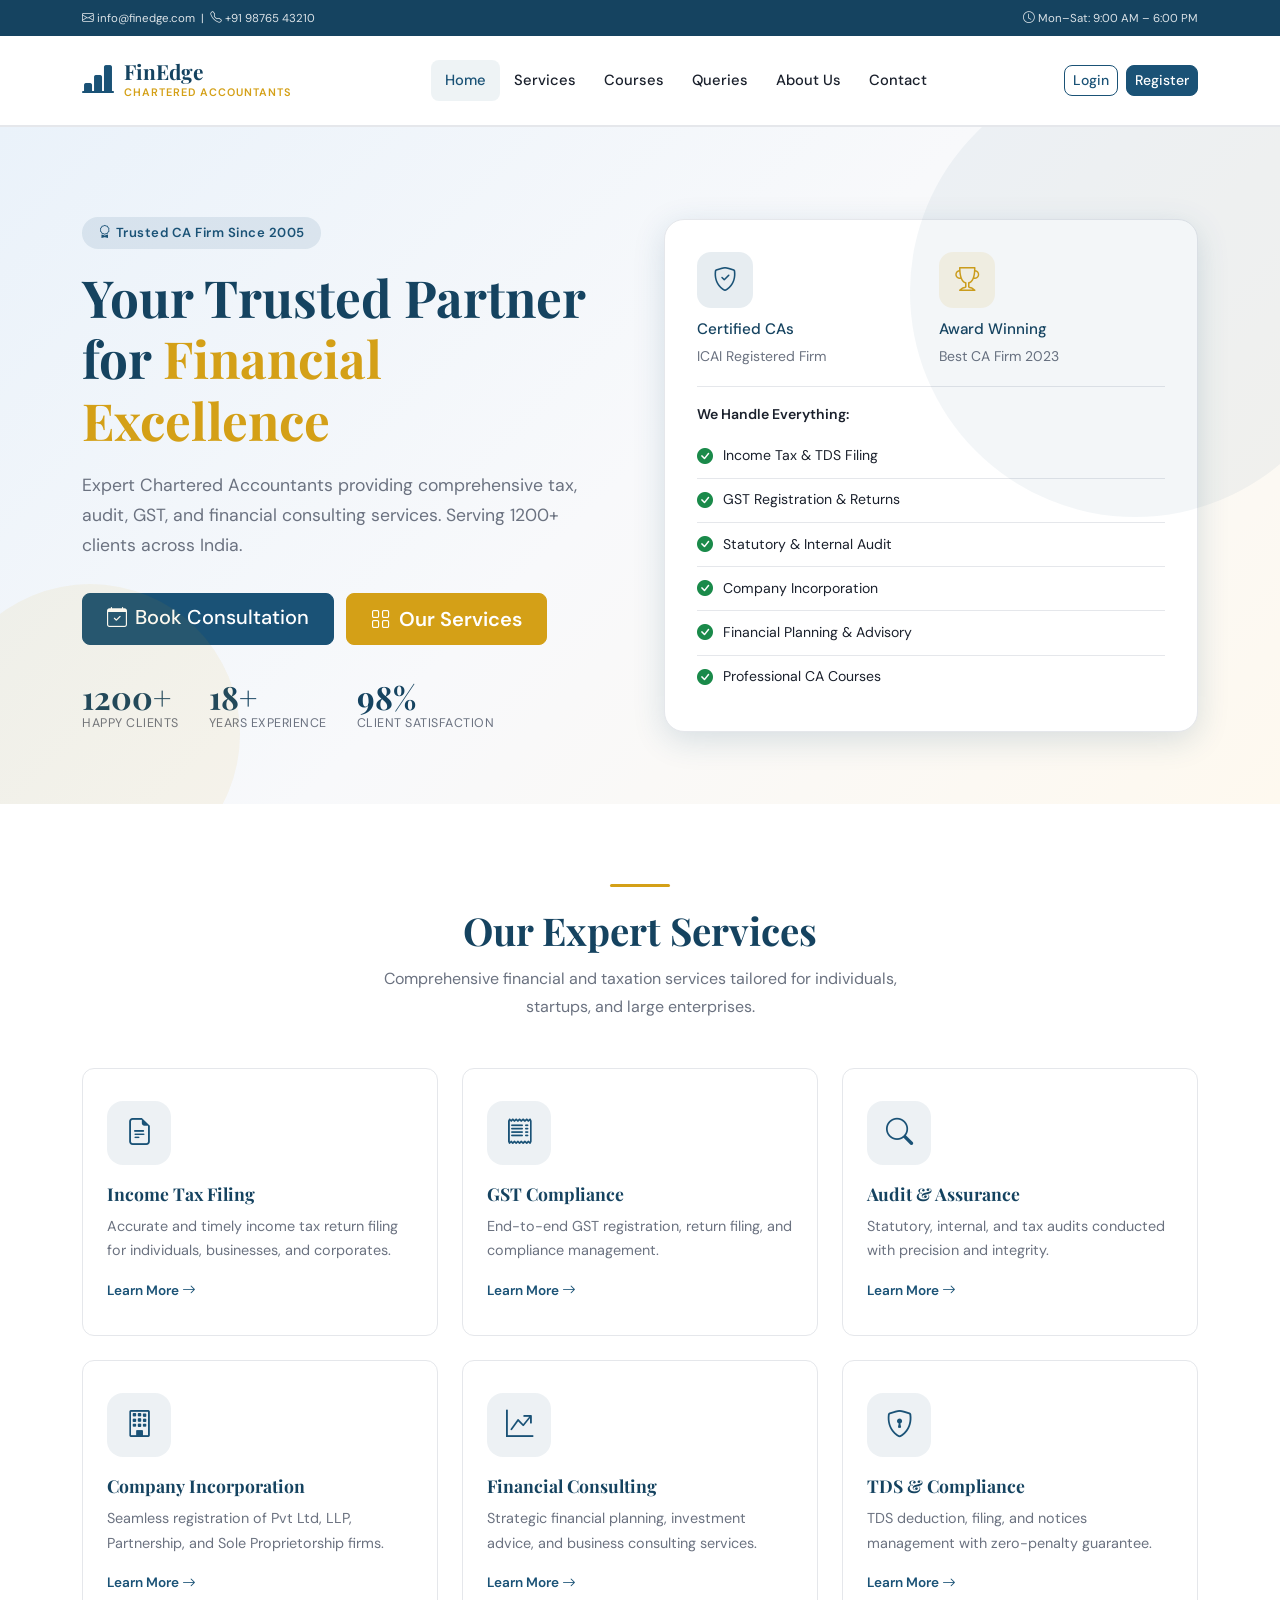
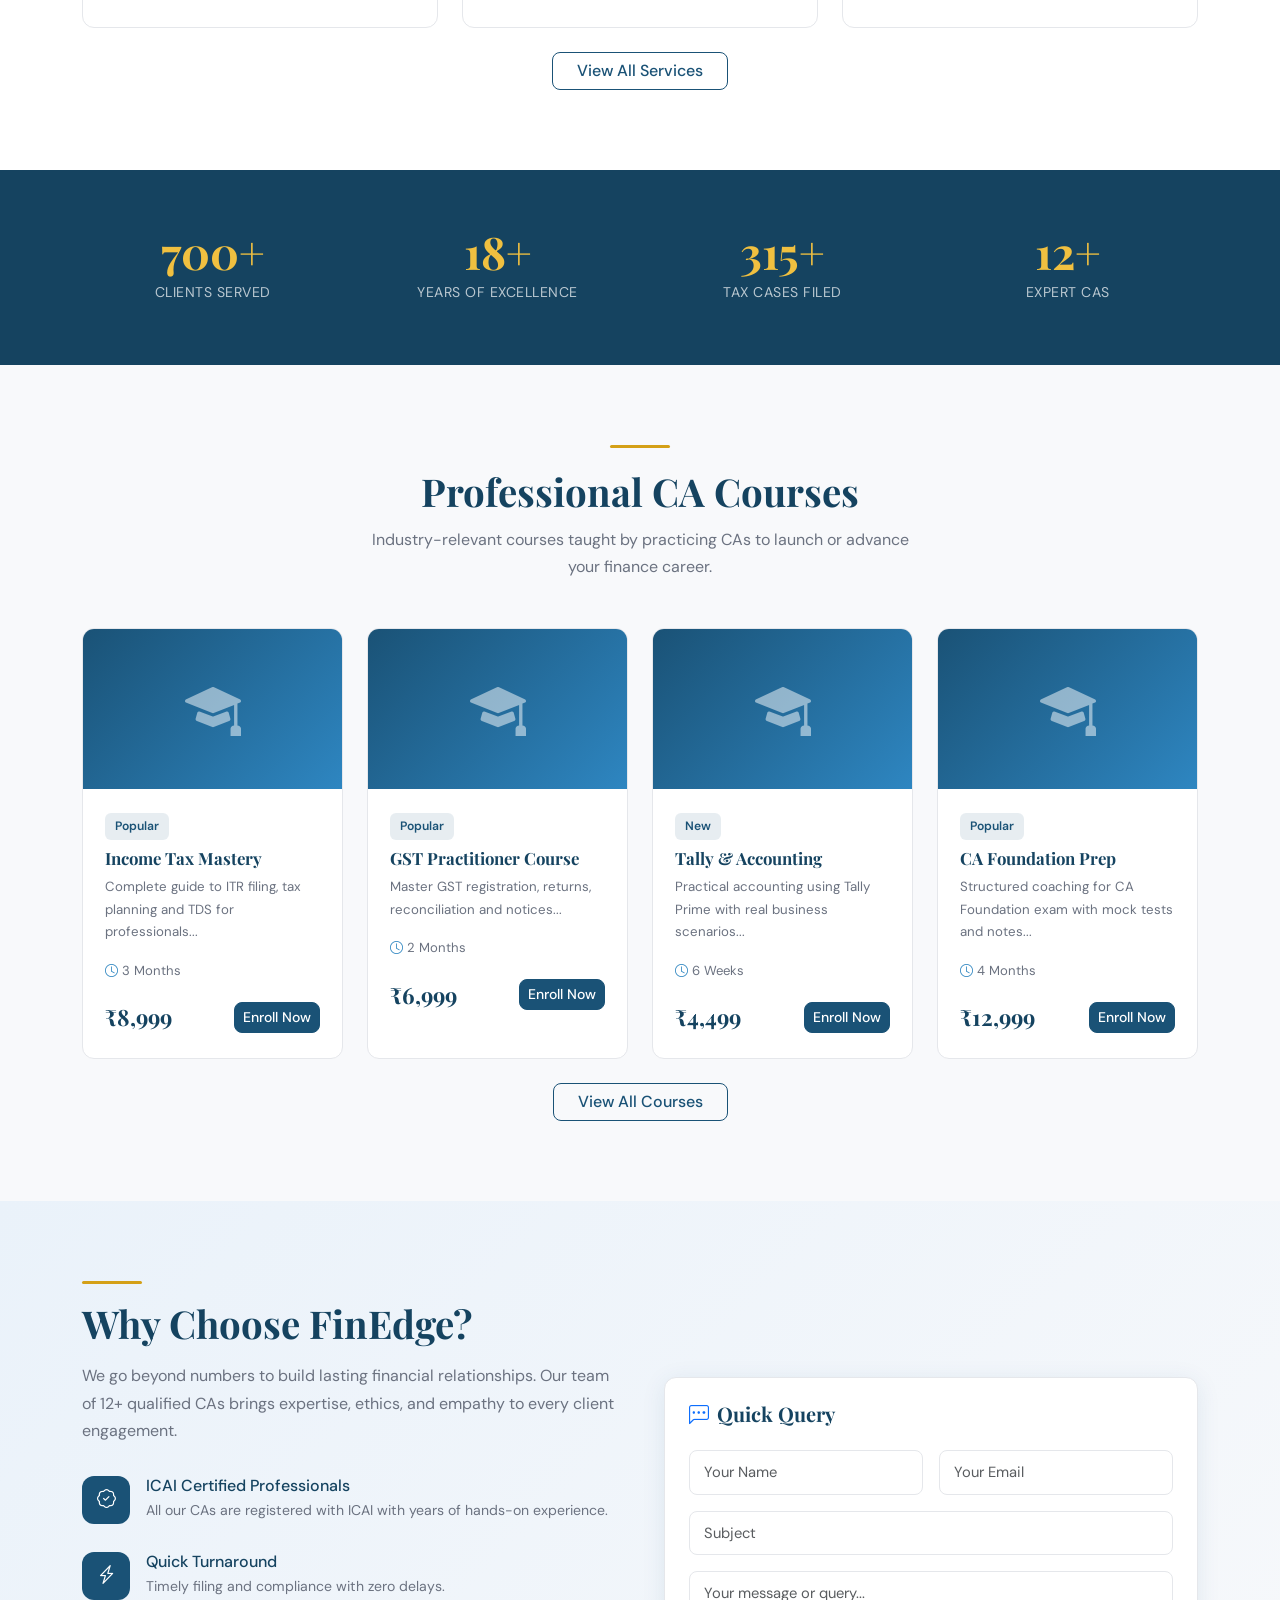
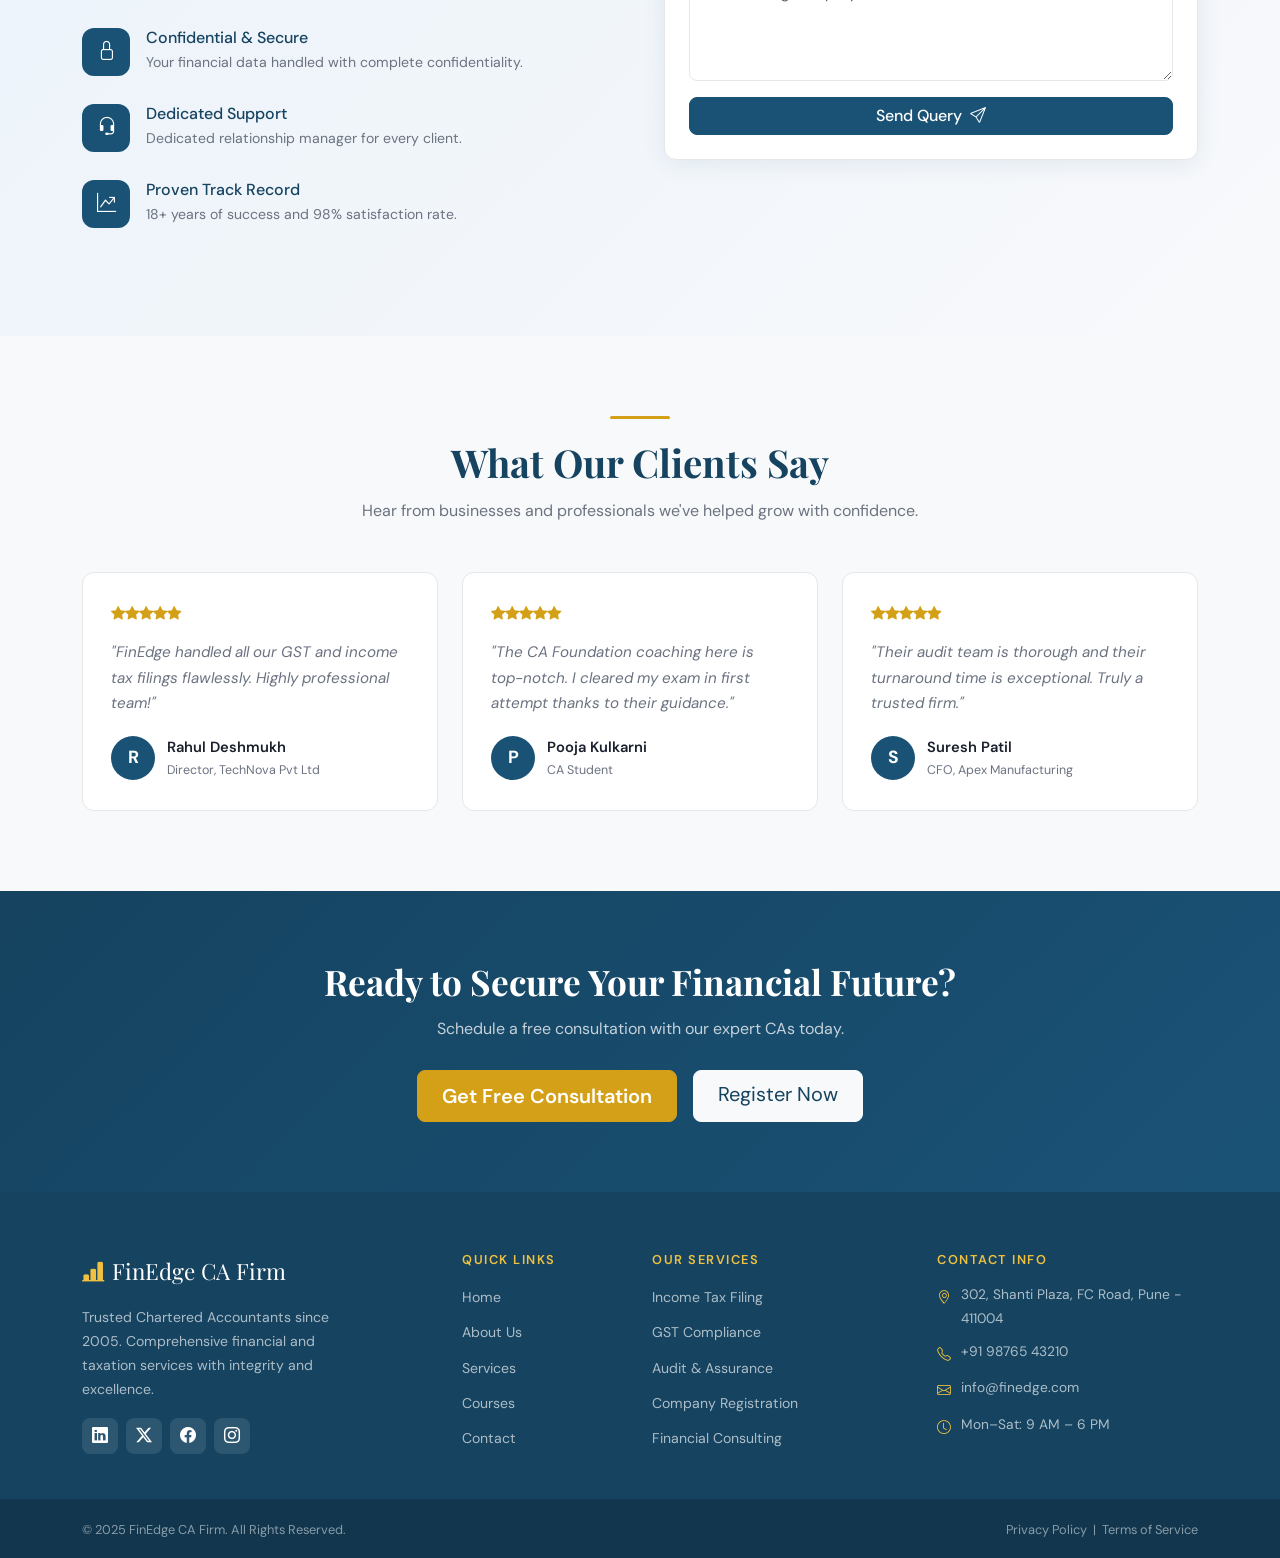
<file: index.html>
<!DOCTYPE html>
<html lang="en">
<head>
<meta charset="UTF-8">
<meta name="viewport" content="width=device-width, initial-scale=1.0">
<title>Home | FinEdge CA Firm</title>
<link href="https://cdn.jsdelivr.net/npm/bootstrap@5.3.2/dist/css/bootstrap.min.css" rel="stylesheet">
<link href="https://cdn.jsdelivr.net/npm/bootstrap-icons@1.11.3/font/bootstrap-icons.min.css" rel="stylesheet">
<link href="https://fonts.googleapis.com/css2?family=Playfair+Display:wght@400;600;700&family=DM+Sans:wght@300;400;500;600&display=swap" rel="stylesheet">
<link href="./assets/css/style.css" rel="stylesheet">
</head>
<body>

<!-- TOP BAR -->
<!-- ✏️ Update email, phone, hours -->
<div class="top-bar">
  <div class="container">
    <div class="row align-items-center">
      <div class="col-md-6">
        <small><i class="bi bi-envelope me-1"></i>info@finedge.com &nbsp;|&nbsp; <i class="bi bi-telephone me-1"></i>+91 98765 43210</small>
      </div>
      <div class="col-md-6 text-end">
        <small><i class="bi bi-clock me-1"></i>Mon–Sat: 9:00 AM – 6:00 PM</small>
      </div>
    </div>
  </div>
</div>

<!-- NAVBAR -->
<nav class="navbar navbar-expand-lg navbar-light sticky-top" id="mainNav">
  <div class="container">
    <!-- ✏️ Change firm name and tagline -->
    <a class="navbar-brand" href="index.html">
      <div class="brand-logo">
        <i class="bi bi-bar-chart-line-fill"></i>
        <div>
          <span class="brand-name">FinEdge</span>
          <span class="brand-sub">Chartered Accountants</span>
        </div>
      </div>
    </a>
    <button class="navbar-toggler border-0" type="button" data-bs-toggle="collapse" data-bs-target="#navbarNav">
      <span class="navbar-toggler-icon"></span>
    </button>
    <div class="collapse navbar-collapse" id="navbarNav">
      <ul class="navbar-nav mx-auto">
        <li class="nav-item"><a class="nav-link active" href="index.html">Home</a></li>
        <li class="nav-item"><a class="nav-link" href="services.html">Services</a></li>
        <li class="nav-item"><a class="nav-link" href="courses.html">Courses</a></li>
        <li class="nav-item"><a class="nav-link" href="queries.html">Queries</a></li>
        <li class="nav-item"><a class="nav-link" href="about.html">About Us</a></li>
        <li class="nav-item"><a class="nav-link" href="contact.html">Contact</a></li>
      </ul>
      <div class="nav-actions d-flex gap-2 align-items-center">
        <a href="login.html" class="btn btn-sm btn-outline-primary">Login</a>
        <a href="register.html" class="btn btn-sm btn-primary">Register</a>
      </div>
    </div>
  </div>
</nav>

<!-- ═══════════════════════════════════════════════════════════
     SECTION 1: HERO BANNER
     ✏️ CUSTOMIZE ALL TEXT BELOW
     ═══════════════════════════════════════════════════════════ -->
<section class="hero-section">
  <div class="container">
    <div class="row align-items-center g-5">

      <!-- LEFT COLUMN -->
      <div class="col-lg-6">
        <!-- ✏️ Change badge text -->
        <span class="hero-badge"><i class="bi bi-award me-1"></i>Trusted CA Firm Since 2005</span>

        <!-- ✏️ Change headline and highlighted span -->
        <h1 class="hero-title">Your Trusted Partner for <span>Financial Excellence</span></h1>

        <!-- ✏️ Change subtitle -->
        <p class="hero-subtitle">Expert Chartered Accountants providing comprehensive tax, audit, GST,
          and financial consulting services. Serving 1200+ clients across India.</p>

        <!-- ✏️ Change button text / links -->
        <div class="hero-btns">
          <a href="contact.html" class="btn btn-primary btn-lg px-4">
            <i class="bi bi-calendar-check me-2"></i>Book Consultation
          </a>
          <a href="services.html" class="btn btn-accent btn-lg px-4">
            <i class="bi bi-grid me-2"></i>Our Services
          </a>
        </div>

        <!-- ANIMATED STATS
             ✏️ Change data-target and label text for each stat -->
        <div class="hero-stats">
          <div>
            <div class="hero-stat-num counter-num" data-target="1200" data-suffix="+">0+</div>
            <div class="hero-stat-label">Happy Clients</div>
          </div>
          <div>
            <div class="hero-stat-num counter-num" data-target="18" data-suffix="+">0+</div>
            <div class="hero-stat-label">Years Experience</div>
          </div>
          <div>
            <div class="hero-stat-num counter-num" data-target="98" data-suffix="%">0%</div>
            <div class="hero-stat-label">Client Satisfaction</div>
          </div>
        </div>
      </div>

      <!-- RIGHT COLUMN: Feature Card -->
      <div class="col-lg-6">
        <div class="hero-card">
          <div class="row g-3 mb-3">
            <!-- ✏️ Change badge text and icons -->
            <div class="col-6">
              <div class="hero-card-icon"><i class="bi bi-shield-check"></i></div>
              <h6 class="mb-1" style="color:var(--primary-dark);font-size:.95rem;">Certified CAs</h6>
              <small style="color:var(--text-muted)">ICAI Registered Firm</small>
            </div>
            <div class="col-6">
              <div class="hero-card-icon" style="background:rgba(212,160,23,0.1);color:var(--accent)">
                <i class="bi bi-trophy"></i>
              </div>
              <h6 class="mb-1" style="color:var(--primary-dark);font-size:.95rem;">Award Winning</h6>
              <small style="color:var(--text-muted)">Best CA Firm 2023</small>
            </div>
          </div>

          <div style="border-top:1px solid var(--border);padding-top:16px">
            <p class="mb-2" style="font-weight:600;font-size:.88rem;color:var(--text-dark)">We Handle Everything:</p>
            <!-- ✏️ Change, add, or remove checklist items -->
            <div class="hero-feature-item"><i class="bi bi-check-circle-fill"></i><span style="font-size:.88rem;color:var(--text-dark)">Income Tax &amp; TDS Filing</span></div>
            <div class="hero-feature-item"><i class="bi bi-check-circle-fill"></i><span style="font-size:.88rem;color:var(--text-dark)">GST Registration &amp; Returns</span></div>
            <div class="hero-feature-item"><i class="bi bi-check-circle-fill"></i><span style="font-size:.88rem;color:var(--text-dark)">Statutory &amp; Internal Audit</span></div>
            <div class="hero-feature-item"><i class="bi bi-check-circle-fill"></i><span style="font-size:.88rem;color:var(--text-dark)">Company Incorporation</span></div>
            <div class="hero-feature-item"><i class="bi bi-check-circle-fill"></i><span style="font-size:.88rem;color:var(--text-dark)">Financial Planning &amp; Advisory</span></div>
            <div class="hero-feature-item"><i class="bi bi-check-circle-fill"></i><span style="font-size:.88rem;color:var(--text-dark)">Professional CA Courses</span></div>
          </div>
        </div>
      </div>

    </div>
  </div>
</section>

<!-- ═══════════════════════════════════════════════════════════
     SECTION 2: SERVICES
     ✏️ CUSTOMIZE: Edit each service card (icon, title, description).
     Add/remove .col-lg-4 blocks as needed.
     ═══════════════════════════════════════════════════════════ -->
<section class="section-pad">
  <div class="container">
    <div class="text-center mb-5">
      <div class="section-line"></div>
      <!-- ✏️ Change heading and subtitle -->
      <h2 class="section-title">Our Expert Services</h2>
      <p class="section-subtitle">Comprehensive financial and taxation services tailored for
        individuals, startups, and large enterprises.</p>
    </div>
    <div class="row g-4">

      <!-- ✏️ SERVICE CARD – repeat this block for each service -->
      <div class="col-lg-4 col-md-6">
        <div class="service-card">
          <div class="service-icon"><i class="bi bi-file-earmark-text"></i></div><!-- ✏️ Icon -->
          <h5>Income Tax Filing</h5><!-- ✏️ Title -->
          <p>Accurate and timely income tax return filing for individuals, businesses, and corporates.</p><!-- ✏️ Description -->
          <a href="services.html" class="mt-3 d-inline-block" style="font-size:.85rem;font-weight:600;color:var(--primary)">Learn More <i class="bi bi-arrow-right"></i></a>
        </div>
      </div>

      <div class="col-lg-4 col-md-6">
        <div class="service-card">
          <div class="service-icon"><i class="bi bi-receipt"></i></div>
          <h5>GST Compliance</h5>
          <p>End-to-end GST registration, return filing, and compliance management.</p>
          <a href="services.html" class="mt-3 d-inline-block" style="font-size:.85rem;font-weight:600;color:var(--primary)">Learn More <i class="bi bi-arrow-right"></i></a>
        </div>
      </div>

      <div class="col-lg-4 col-md-6">
        <div class="service-card">
          <div class="service-icon"><i class="bi bi-search"></i></div>
          <h5>Audit &amp; Assurance</h5>
          <p>Statutory, internal, and tax audits conducted with precision and integrity.</p>
          <a href="services.html" class="mt-3 d-inline-block" style="font-size:.85rem;font-weight:600;color:var(--primary)">Learn More <i class="bi bi-arrow-right"></i></a>
        </div>
      </div>

      <div class="col-lg-4 col-md-6">
        <div class="service-card">
          <div class="service-icon"><i class="bi bi-building"></i></div>
          <h5>Company Incorporation</h5>
          <p>Seamless registration of Pvt Ltd, LLP, Partnership, and Sole Proprietorship firms.</p>
          <a href="services.html" class="mt-3 d-inline-block" style="font-size:.85rem;font-weight:600;color:var(--primary)">Learn More <i class="bi bi-arrow-right"></i></a>
        </div>
      </div>

      <div class="col-lg-4 col-md-6">
        <div class="service-card">
          <div class="service-icon"><i class="bi bi-graph-up-arrow"></i></div>
          <h5>Financial Consulting</h5>
          <p>Strategic financial planning, investment advice, and business consulting services.</p>
          <a href="services.html" class="mt-3 d-inline-block" style="font-size:.85rem;font-weight:600;color:var(--primary)">Learn More <i class="bi bi-arrow-right"></i></a>
        </div>
      </div>

      <div class="col-lg-4 col-md-6">
        <div class="service-card">
          <div class="service-icon"><i class="bi bi-shield-lock"></i></div>
          <h5>TDS &amp; Compliance</h5>
          <p>TDS deduction, filing, and notices management with zero-penalty guarantee.</p>
          <a href="services.html" class="mt-3 d-inline-block" style="font-size:.85rem;font-weight:600;color:var(--primary)">Learn More <i class="bi bi-arrow-right"></i></a>
        </div>
      </div>

    </div>
    <div class="text-center mt-4">
      <a href="services.html" class="btn btn-outline-primary px-4">View All Services</a>
    </div>
  </div>
</section>

<!-- ═══════════════════════════════════════════════════════════
     SECTION 3: STATS BAR (Animated counters)
     ✏️ CUSTOMIZE: Update data-target and label for each stat
     ═══════════════════════════════════════════════════════════ -->
<section class="stats-section">
  <div class="container">
    <div class="row g-4 text-center">

      <div class="col-md-3 col-6">
        <div class="stat-box">
          <div class="stat-number counter-num" data-target="1200" data-suffix="+">0+</div>
          <div class="stat-label">Clients Served</div><!-- ✏️ -->
        </div>
      </div>
      <div class="col-md-3 col-6">
        <div class="stat-box">
          <div class="stat-number counter-num" data-target="18" data-suffix="+">0+</div>
          <div class="stat-label">Years of Excellence</div>
        </div>
      </div>
      <div class="col-md-3 col-6">
        <div class="stat-box">
          <div class="stat-number counter-num" data-target="500" data-suffix="+">0+</div>
          <div class="stat-label">Tax Cases Filed</div>
        </div>
      </div>
      <div class="col-md-3 col-6">
        <div class="stat-box">
          <div class="stat-number counter-num" data-target="12" data-suffix="+">0+</div>
          <div class="stat-label">Expert CAs</div>
        </div>
      </div>

    </div>
  </div>
</section>

<!-- ═══════════════════════════════════════════════════════════
     SECTION 4: COURSES
     ✏️ CUSTOMIZE: Edit each course card. Add/remove cards.
     ═══════════════════════════════════════════════════════════ -->
<section class="section-pad" style="background:var(--light-bg)">
  <div class="container">
    <div class="text-center mb-5">
      <div class="section-line"></div>
      <!-- ✏️ Change heading and subtitle -->
      <h2 class="section-title">Professional CA Courses</h2>
      <p class="section-subtitle">Industry-relevant courses taught by practicing CAs to launch or advance your finance career.</p>
    </div>
    <div class="row g-4">

      <!-- ✏️ COURSE CARD – repeat for each course -->
      <div class="col-lg-3 col-md-6">
        <div class="course-card">
          <div class="course-thumb"><i class="bi bi-mortarboard-fill"></i></div>
          <div class="course-body">
            <span class="course-badge">Popular</span><!-- ✏️ Badge text -->
            <h5>Income Tax Mastery</h5><!-- ✏️ Course title -->
            <p style="font-size:.83rem;color:var(--text-muted)">Complete guide to ITR filing, tax planning and TDS for professionals...</p><!-- ✏️ Description (keep ~80 chars) -->
            <div class="course-meta">
              <span><i class="bi bi-clock me-1"></i>3 Months</span><!-- ✏️ Duration -->
            </div>
            <div class="d-flex align-items-center justify-content-between mt-3">
              <div class="course-price">₹8,999</div><!-- ✏️ Price -->
              <a href="courses.html" class="btn btn-primary btn-sm">Enroll Now</a>
            </div>
          </div>
        </div>
      </div>

      <div class="col-lg-3 col-md-6">
        <div class="course-card">
          <div class="course-thumb"><i class="bi bi-mortarboard-fill"></i></div>
          <div class="course-body">
            <span class="course-badge">Popular</span>
            <h5>GST Practitioner Course</h5>
            <p style="font-size:.83rem;color:var(--text-muted)">Master GST registration, returns, reconciliation and notices...</p>
            <div class="course-meta">
              <span><i class="bi bi-clock me-1"></i>2 Months</span>
            </div>
            <div class="d-flex align-items-center justify-content-between mt-3">
              <div class="course-price">₹6,999</div>
              <a href="courses.html" class="btn btn-primary btn-sm">Enroll Now</a>
            </div>
          </div>
        </div>
      </div>

      <div class="col-lg-3 col-md-6">
        <div class="course-card">
          <div class="course-thumb"><i class="bi bi-mortarboard-fill"></i></div>
          <div class="course-body">
            <span class="course-badge">New</span>
            <h5>Tally &amp; Accounting</h5>
            <p style="font-size:.83rem;color:var(--text-muted)">Practical accounting using Tally Prime with real business scenarios...</p>
            <div class="course-meta">
              <span><i class="bi bi-clock me-1"></i>6 Weeks</span>
            </div>
            <div class="d-flex align-items-center justify-content-between mt-3">
              <div class="course-price">₹4,499</div>
              <a href="courses.html" class="btn btn-primary btn-sm">Enroll Now</a>
            </div>
          </div>
        </div>
      </div>

      <div class="col-lg-3 col-md-6">
        <div class="course-card">
          <div class="course-thumb"><i class="bi bi-mortarboard-fill"></i></div>
          <div class="course-body">
            <span class="course-badge">Popular</span>
            <h5>CA Foundation Prep</h5>
            <p style="font-size:.83rem;color:var(--text-muted)">Structured coaching for CA Foundation exam with mock tests and notes...</p>
            <div class="course-meta">
              <span><i class="bi bi-clock me-1"></i>4 Months</span>
            </div>
            <div class="d-flex align-items-center justify-content-between mt-3">
              <div class="course-price">₹12,999</div>
              <a href="courses.html" class="btn btn-primary btn-sm">Enroll Now</a>
            </div>
          </div>
        </div>
      </div>

    </div>
    <div class="text-center mt-4">
      <a href="courses.html" class="btn btn-outline-primary px-4">View All Courses</a>
    </div>
  </div>
</section>

<!-- ═══════════════════════════════════════════════════════════
     SECTION 5: WHY CHOOSE US + QUICK QUERY FORM
     ✏️ CUSTOMIZE: Edit feature list and form (hook up action to backend)
     ═══════════════════════════════════════════════════════════ -->
<section class="why-section section-pad">
  <div class="container">
    <div class="row g-5 align-items-center">

      <!-- LEFT: Why Choose Us -->
      <div class="col-lg-6">
        <div class="section-line" style="margin:0 0 16px"></div>
        <!-- ✏️ Change firm name -->
        <h2 class="section-title mb-3">Why Choose FinEdge?</h2>
        <!-- ✏️ Change intro paragraph -->
        <p style="color:var(--text-muted);margin-bottom:32px">We go beyond numbers to build lasting
          financial relationships. Our team of 12+ qualified CAs brings expertise, ethics, and
          empathy to every client engagement.</p>

        <!-- ✏️ CUSTOMIZE: Edit or add why-item blocks -->
        <div class="why-item">
          <div class="why-icon"><i class="bi bi-patch-check"></i></div>
          <div>
            <h6>ICAI Certified Professionals</h6>
            <p>All our CAs are registered with ICAI with years of hands-on experience.</p>
          </div>
        </div>
        <div class="why-item">
          <div class="why-icon"><i class="bi bi-lightning-charge"></i></div>
          <div>
            <h6>Quick Turnaround</h6>
            <p>Timely filing and compliance with zero delays.</p>
          </div>
        </div>
        <div class="why-item">
          <div class="why-icon"><i class="bi bi-lock"></i></div>
          <div>
            <h6>Confidential &amp; Secure</h6>
            <p>Your financial data handled with complete confidentiality.</p>
          </div>
        </div>
        <div class="why-item">
          <div class="why-icon"><i class="bi bi-headset"></i></div>
          <div>
            <h6>Dedicated Support</h6>
            <p>Dedicated relationship manager for every client.</p>
          </div>
        </div>
        <div class="why-item">
          <div class="why-icon"><i class="bi bi-graph-up-arrow"></i></div>
          <div>
            <h6>Proven Track Record</h6>
            <p>18+ years of success and 98% satisfaction rate.</p>
          </div>
        </div>
      </div>

      <!-- RIGHT: Quick Query Form -->
      <!-- ✏️ Set action="" to your backend endpoint when ready -->
      <div class="col-lg-6">
        <div class="admin-card p-4">
          <h5 class="mb-4" style="color:var(--primary-dark)">
            <i class="bi bi-chat-left-dots me-2 text-primary"></i>Quick Query
          </h5>
          <form action="#" method="POST">
            <div class="row g-3">
              <div class="col-md-6">
                <input type="text" name="name" class="form-control" placeholder="Your Name" required>
              </div>
              <div class="col-md-6">
                <input type="email" name="email" class="form-control" placeholder="Your Email" required>
              </div>
              <div class="col-12">
                <input type="text" name="subject" class="form-control" placeholder="Subject">
              </div>
              <div class="col-12">
                <textarea name="message" class="form-control" rows="4" placeholder="Your message or query..." required></textarea>
              </div>
              <div class="col-12">
                <button type="submit" class="btn btn-primary w-100">
                  Send Query <i class="bi bi-send ms-1"></i>
                </button>
              </div>
            </div>
          </form>
        </div>
      </div>

    </div>
  </div>
</section>

<!-- ═══════════════════════════════════════════════════════════
     SECTION 6: TESTIMONIALS
     ✏️ CUSTOMIZE: Edit each testimonial card. Add/remove cards.
     ═══════════════════════════════════════════════════════════ -->
<section class="section-pad" style="background:var(--light-bg)">
  <div class="container">
    <div class="text-center mb-5">
      <div class="section-line"></div>
      <!-- ✏️ Change heading and subtitle -->
      <h2 class="section-title">What Our Clients Say</h2>
      <p class="section-subtitle">Hear from businesses and professionals we've helped grow with confidence.</p>
    </div>
    <div class="row g-4">

      <!-- ✏️ TESTIMONIAL CARD – repeat for each testimonial -->
      <div class="col-md-4">
        <div class="testimonial-card">
          <div class="testimonial-stars">
            <i class="bi bi-star-fill"></i><i class="bi bi-star-fill"></i><i class="bi bi-star-fill"></i><i class="bi bi-star-fill"></i><i class="bi bi-star-fill"></i>
          </div><!-- ✏️ Remove stars for lower ratings -->
          <p class="testimonial-text">"FinEdge handled all our GST and income tax filings flawlessly. Highly professional team!"</p><!-- ✏️ Quote -->
          <div class="testimonial-author">
            <div class="testimonial-avatar">R</div><!-- ✏️ First letter of client name -->
            <div>
              <div class="testimonial-name">Rahul Deshmukh</div><!-- ✏️ Name -->
              <div class="testimonial-role">Director, TechNova Pvt Ltd</div><!-- ✏️ Designation -->
            </div>
          </div>
        </div>
      </div>

      <div class="col-md-4">
        <div class="testimonial-card">
          <div class="testimonial-stars">
            <i class="bi bi-star-fill"></i><i class="bi bi-star-fill"></i><i class="bi bi-star-fill"></i><i class="bi bi-star-fill"></i><i class="bi bi-star-fill"></i>
          </div>
          <p class="testimonial-text">"The CA Foundation coaching here is top-notch. I cleared my exam in first attempt thanks to their guidance."</p>
          <div class="testimonial-author">
            <div class="testimonial-avatar">P</div>
            <div>
              <div class="testimonial-name">Pooja Kulkarni</div>
              <div class="testimonial-role">CA Student</div>
            </div>
          </div>
        </div>
      </div>

      <div class="col-md-4">
        <div class="testimonial-card">
          <div class="testimonial-stars">
            <i class="bi bi-star-fill"></i><i class="bi bi-star-fill"></i><i class="bi bi-star-fill"></i><i class="bi bi-star-fill"></i><i class="bi bi-star-fill"></i>
          </div>
          <p class="testimonial-text">"Their audit team is thorough and their turnaround time is exceptional. Truly a trusted firm."</p>
          <div class="testimonial-author">
            <div class="testimonial-avatar">S</div>
            <div>
              <div class="testimonial-name">Suresh Patil</div>
              <div class="testimonial-role">CFO, Apex Manufacturing</div>
            </div>
          </div>
        </div>
      </div>

    </div>
  </div>
</section>

<!-- ═══════════════════════════════════════════════════════════
     SECTION 7: CALL TO ACTION BANNER
     ✏️ CUSTOMIZE: Change heading, subtext, and button links
     ═══════════════════════════════════════════════════════════ -->
<section style="background:linear-gradient(135deg,var(--primary-dark) 0%,var(--primary) 100%);padding:70px 0">
  <div class="container text-center">
    <!-- ✏️ Change heading -->
    <h2 style="color:var(--white);font-size:2.2rem;margin-bottom:12px">
      Ready to Secure Your Financial Future?
    </h2>
    <!-- ✏️ Change subtitle -->
    <p style="color:rgba(255,255,255,0.75);max-width:500px;margin:0 auto 28px">
      Schedule a free consultation with our expert CAs today.
    </p>
    <div class="d-flex gap-3 justify-content-center flex-wrap">
      <!-- ✏️ Change button text / links -->
      <a href="contact.html" class="btn btn-accent btn-lg px-4">Get Free Consultation</a>
      <a href="register.html" class="btn btn-light btn-lg px-4" style="color:var(--primary-dark)">Register Now</a>
    </div>
  </div>
</section>

<!-- FOOTER -->
<footer class="footer mt-auto">
  <div class="footer-top">
    <div class="container">
      <div class="row g-4">
        <div class="col-lg-4 col-md-6">
          <div class="footer-brand mb-3"><i class="bi bi-bar-chart-line-fill me-2"></i>FinEdge CA Firm</div>
          <p class="footer-desc">Trusted Chartered Accountants since 2005. Comprehensive financial and taxation services with integrity and excellence.</p>
          <div class="social-links mt-3">
            <a href="#"><i class="bi bi-linkedin"></i></a>
            <a href="#"><i class="bi bi-twitter-x"></i></a>
            <a href="#"><i class="bi bi-facebook"></i></a>
            <a href="#"><i class="bi bi-instagram"></i></a>
          </div>
        </div>
        <div class="col-lg-2 col-md-6">
          <h6 class="footer-heading">Quick Links</h6>
          <ul class="footer-links">
            <li><a href="index.html">Home</a></li>
            <li><a href="about.html">About Us</a></li>
            <li><a href="services.html">Services</a></li>
            <li><a href="courses.html">Courses</a></li>
            <li><a href="contact.html">Contact</a></li>
          </ul>
        </div>
        <div class="col-lg-3 col-md-6">
          <h6 class="footer-heading">Our Services</h6>
          <ul class="footer-links">
            <li><a href="services.html">Income Tax Filing</a></li>
            <li><a href="services.html">GST Compliance</a></li>
            <li><a href="services.html">Audit &amp; Assurance</a></li>
            <li><a href="services.html">Company Registration</a></li>
            <li><a href="services.html">Financial Consulting</a></li>
          </ul>
        </div>
        <div class="col-lg-3 col-md-6">
          <h6 class="footer-heading">Contact Info</h6>
          <ul class="footer-contact">
            <li><i class="bi bi-geo-alt"></i>302, Shanti Plaza, FC Road, Pune - 411004</li>
            <li><i class="bi bi-telephone"></i>+91 98765 43210</li>
            <li><i class="bi bi-envelope"></i>info@finedge.com</li>
            <li><i class="bi bi-clock"></i>Mon–Sat: 9 AM – 6 PM</li>
          </ul>
        </div>
      </div>
    </div>
  </div>
  <div class="footer-bottom">
    <div class="container">
      <div class="row align-items-center">
        <div class="col-md-6"><small>&copy; 2025 FinEdge CA Firm. All Rights Reserved.</small></div>
        <div class="col-md-6 text-md-end"><small><a href="#">Privacy Policy</a> &nbsp;|&nbsp; <a href="#">Terms of Service</a></small></div>
      </div>
    </div>
  </div>
</footer>

<script src="https://cdn.jsdelivr.net/npm/bootstrap@5.3.2/dist/js/bootstrap.bundle.min.js"></script>
<script src="assets/js/main.js"></script>
</body>
</html>
</file>
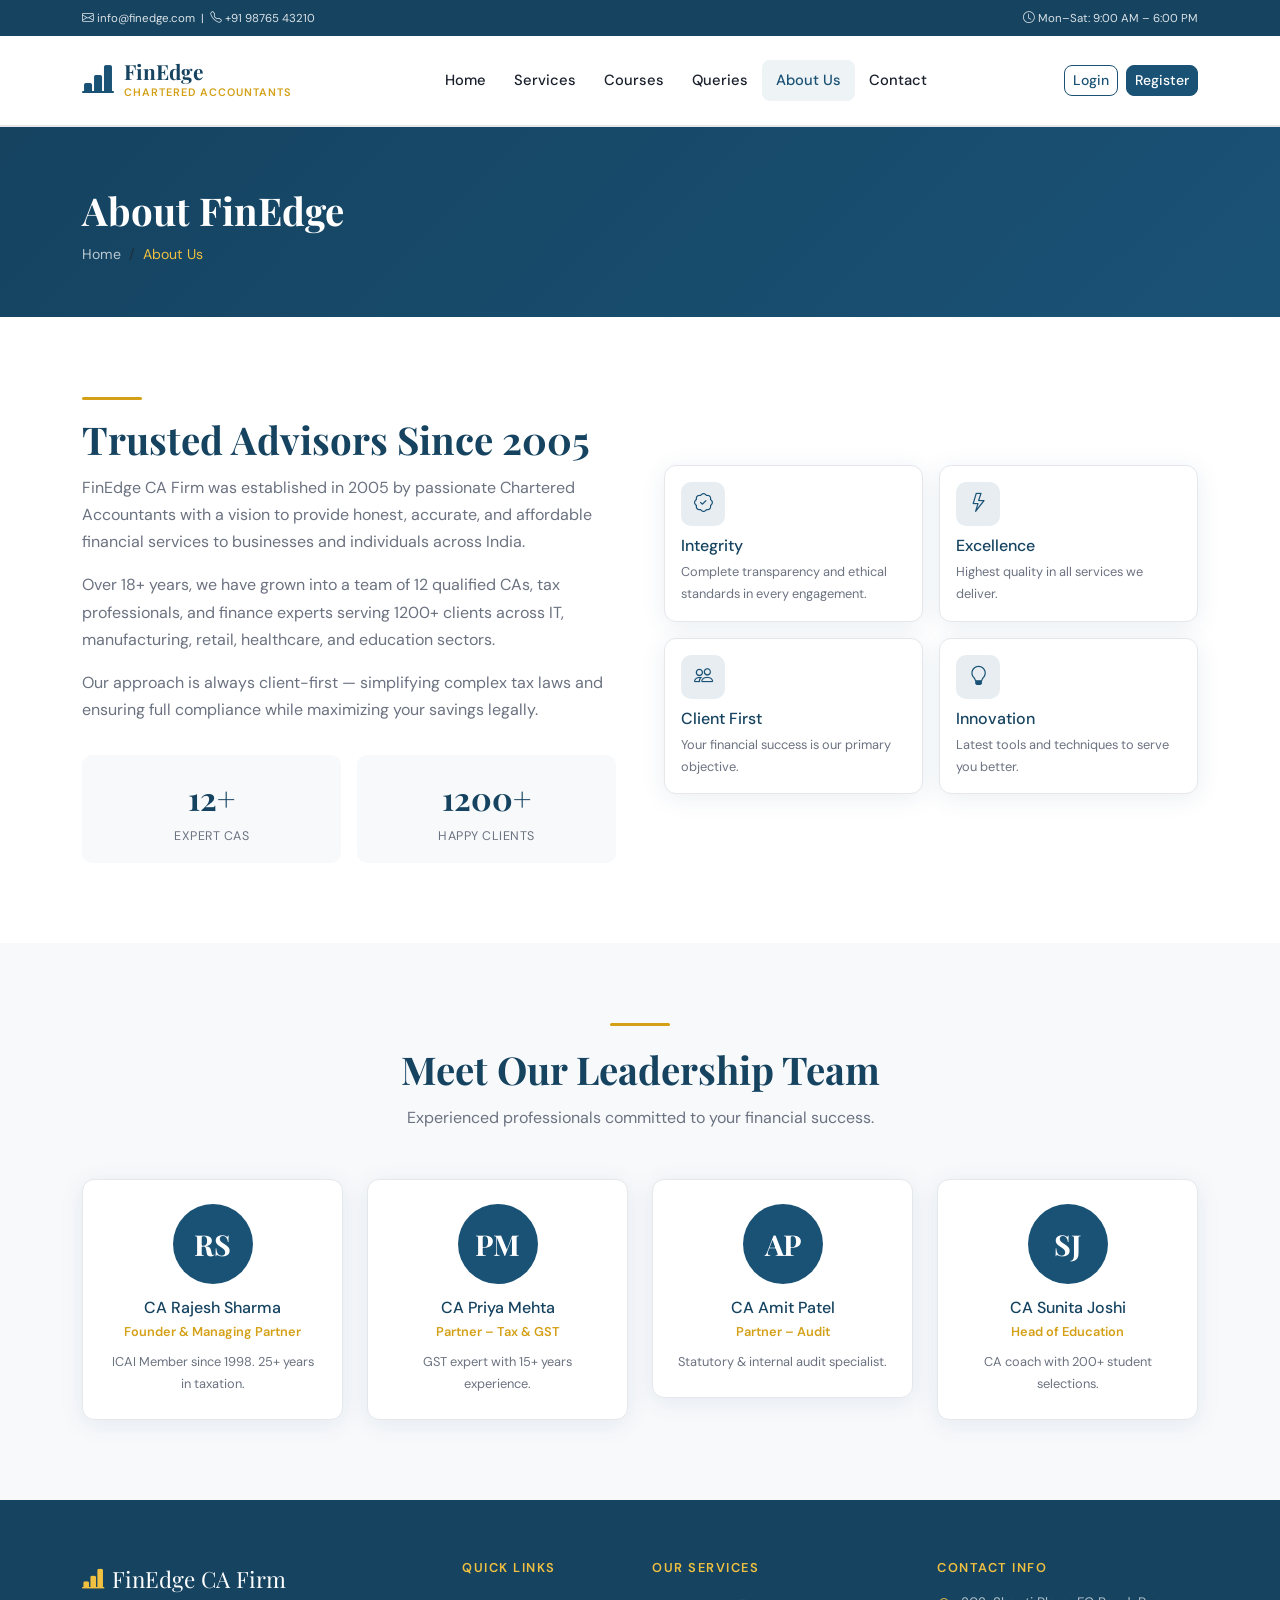
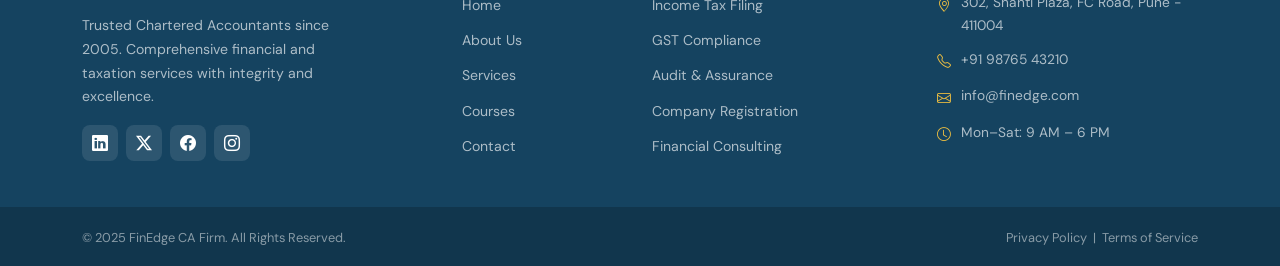
<file: about.html>
<!DOCTYPE html>
<html lang="en">
<head>
<meta charset="UTF-8">
<meta name="viewport" content="width=device-width, initial-scale=1.0">
<title>About Us | FinEdge CA Firm</title>
<link href="https://cdn.jsdelivr.net/npm/bootstrap@5.3.2/dist/css/bootstrap.min.css" rel="stylesheet">
<link href="https://cdn.jsdelivr.net/npm/bootstrap-icons@1.11.3/font/bootstrap-icons.min.css" rel="stylesheet">
<link href="https://fonts.googleapis.com/css2?family=Playfair+Display:wght@400;600;700&family=DM+Sans:wght@300;400;500;600&display=swap" rel="stylesheet">
<link href="assets/css/style.css" rel="stylesheet">
</head>
<body>

<!-- TOP BAR -->
<div class="top-bar">
  <div class="container">
    <div class="row align-items-center">
      <div class="col-md-6"><small><i class="bi bi-envelope me-1"></i>info@finedge.com &nbsp;|&nbsp; <i class="bi bi-telephone me-1"></i>+91 98765 43210</small></div>
      <div class="col-md-6 text-end"><small><i class="bi bi-clock me-1"></i>Mon–Sat: 9:00 AM – 6:00 PM</small></div>
    </div>
  </div>
</div>

<!-- NAVBAR -->
<nav class="navbar navbar-expand-lg navbar-light sticky-top" id="mainNav">
  <div class="container">
    <a class="navbar-brand" href="index.html">
      <div class="brand-logo">
        <i class="bi bi-bar-chart-line-fill"></i>
        <div><span class="brand-name">FinEdge</span><span class="brand-sub">Chartered Accountants</span></div>
      </div>
    </a>
    <button class="navbar-toggler border-0" type="button" data-bs-toggle="collapse" data-bs-target="#navbarNav"><span class="navbar-toggler-icon"></span></button>
    <div class="collapse navbar-collapse" id="navbarNav">
      <ul class="navbar-nav mx-auto">
        <li class="nav-item"><a class="nav-link" href="index.html">Home</a></li>
        <li class="nav-item"><a class="nav-link" href="services.html">Services</a></li>
        <li class="nav-item"><a class="nav-link" href="courses.html">Courses</a></li>
        <li class="nav-item"><a class="nav-link" href="queries.html">Queries</a></li>
        <li class="nav-item"><a class="nav-link active" href="about.html">About Us</a></li>
        <li class="nav-item"><a class="nav-link" href="contact.html">Contact</a></li>
      </ul>
      <div class="nav-actions d-flex gap-2 align-items-center">
        <a href="login.html" class="btn btn-sm btn-outline-primary">Login</a>
        <a href="register.html" class="btn btn-sm btn-primary">Register</a>
      </div>
    </div>
  </div>
</nav>

<!-- PAGE HERO -->
<!-- ✏️ Change page heading and breadcrumb -->
<div class="page-hero">
  <div class="container">
    <h1>About FinEdge</h1>
    <nav aria-label="breadcrumb"><ol class="breadcrumb mb-0">
      <li class="breadcrumb-item"><a href="index.html">Home</a></li>
      <li class="breadcrumb-item active">About Us</li>
    </ol></nav>
  </div>
</div>

<!-- ═══════════════════════════════════════════════════════════
     SECTION 1: FIRM STORY
     ✏️ CUSTOMIZE: Edit paragraphs, stat numbers, and value cards
     ═══════════════════════════════════════════════════════════ -->
<section class="section-pad">
  <div class="container">
    <div class="row g-5 align-items-center">

      <!-- LEFT: About text -->
      <div class="col-lg-6">
        <div class="section-line" style="margin:0 0 16px"></div>
        <!-- ✏️ Change heading – update founding year -->
        <h2 class="section-title">Trusted Advisors Since 2005</h2>

        <!-- ✏️ Change all three paragraphs to match your firm's story -->
        <p style="color:var(--text-muted);margin-bottom:16px">
          FinEdge CA Firm was established in 2005 by passionate Chartered Accountants with a vision
          to provide honest, accurate, and affordable financial services to businesses and individuals
          across India.
        </p>
        <p style="color:var(--text-muted);margin-bottom:16px">
          Over 18+ years, we have grown into a team of 12 qualified CAs, tax professionals, and
          finance experts serving 1200+ clients across IT, manufacturing, retail, healthcare, and
          education sectors.
        </p>
        <p style="color:var(--text-muted)">
          Our approach is always client-first — simplifying complex tax laws and ensuring full
          compliance while maximizing your savings legally.
        </p>

        <!-- Mini stat boxes – ✏️ Update numbers -->
        <div class="row g-3 mt-3">
          <div class="col-6">
            <div style="padding:16px;background:var(--light-bg);border-radius:10px;text-align:center">
              <div style="font-family:var(--font-heading);font-size:2rem;color:var(--primary-dark);font-weight:700">12+</div>
              <div style="font-size:.78rem;color:var(--text-muted);text-transform:uppercase;letter-spacing:.5px">Expert CAs</div>
            </div>
          </div>
          <div class="col-6">
            <div style="padding:16px;background:var(--light-bg);border-radius:10px;text-align:center">
              <div style="font-family:var(--font-heading);font-size:2rem;color:var(--primary-dark);font-weight:700">1200+</div>
              <div style="font-size:.78rem;color:var(--text-muted);text-transform:uppercase;letter-spacing:.5px">Happy Clients</div>
            </div>
          </div>
        </div>
      </div>

      <!-- RIGHT: Values grid (2×2)
           ✏️ CUSTOMIZE: Edit 4 value cards [icon, title, description] -->
      <div class="col-lg-6">
        <div class="row g-3">

          <div class="col-6">
            <div class="admin-card h-100 p-3">
              <div style="width:44px;height:44px;border-radius:10px;background:rgba(26,82,118,0.1);display:flex;align-items:center;justify-content:center;font-size:1.2rem;color:var(--primary);margin-bottom:10px">
                <i class="bi bi-patch-check"></i><!-- ✏️ Icon -->
              </div>
              <h6 style="color:var(--primary-dark);margin-bottom:6px">Integrity</h6><!-- ✏️ Title -->
              <p style="font-size:.8rem;color:var(--text-muted);margin:0">Complete transparency and ethical standards in every engagement.</p><!-- ✏️ Description -->
            </div>
          </div>

          <div class="col-6">
            <div class="admin-card h-100 p-3">
              <div style="width:44px;height:44px;border-radius:10px;background:rgba(26,82,118,0.1);display:flex;align-items:center;justify-content:center;font-size:1.2rem;color:var(--primary);margin-bottom:10px">
                <i class="bi bi-lightning"></i>
              </div>
              <h6 style="color:var(--primary-dark);margin-bottom:6px">Excellence</h6>
              <p style="font-size:.8rem;color:var(--text-muted);margin:0">Highest quality in all services we deliver.</p>
            </div>
          </div>

          <div class="col-6">
            <div class="admin-card h-100 p-3">
              <div style="width:44px;height:44px;border-radius:10px;background:rgba(26,82,118,0.1);display:flex;align-items:center;justify-content:center;font-size:1.2rem;color:var(--primary);margin-bottom:10px">
                <i class="bi bi-people"></i>
              </div>
              <h6 style="color:var(--primary-dark);margin-bottom:6px">Client First</h6>
              <p style="font-size:.8rem;color:var(--text-muted);margin:0">Your financial success is our primary objective.</p>
            </div>
          </div>

          <div class="col-6">
            <div class="admin-card h-100 p-3">
              <div style="width:44px;height:44px;border-radius:10px;background:rgba(26,82,118,0.1);display:flex;align-items:center;justify-content:center;font-size:1.2rem;color:var(--primary);margin-bottom:10px">
                <i class="bi bi-lightbulb"></i>
              </div>
              <h6 style="color:var(--primary-dark);margin-bottom:6px">Innovation</h6>
              <p style="font-size:.8rem;color:var(--text-muted);margin:0">Latest tools and techniques to serve you better.</p>
            </div>
          </div>

        </div>
      </div>

    </div>
  </div>
</section>

<!-- ═══════════════════════════════════════════════════════════
     SECTION 2: LEADERSHIP TEAM
     ✏️ CUSTOMIZE: Edit team member cards. Add/remove .col-lg-3 blocks.
       Format: Name | Role | Bio | Initials (for avatar circle)
     ═══════════════════════════════════════════════════════════ -->
<section class="section-pad" style="background:var(--light-bg)">
  <div class="container">
    <div class="text-center mb-5">
      <div class="section-line"></div>
      <!-- ✏️ Change heading and subtitle -->
      <h2 class="section-title">Meet Our Leadership Team</h2>
      <p class="section-subtitle">Experienced professionals committed to your financial success.</p>
    </div>
    <div class="row g-4 justify-content-center">

      <!-- ✏️ TEAM MEMBER CARD – copy and edit for each member -->
      <div class="col-lg-3 col-md-6">
        <div class="admin-card text-center p-4">
          <!-- ✏️ Change initials (2 letters) and name/role/bio below -->
          <div style="width:80px;height:80px;border-radius:50%;background:var(--primary);display:flex;align-items:center;justify-content:center;font-size:1.8rem;color:white;font-weight:700;margin:0 auto 14px;font-family:var(--font-heading)">RS</div>
          <h6 style="color:var(--primary-dark);margin-bottom:4px">CA Rajesh Sharma</h6>
          <p style="font-size:.8rem;color:var(--accent);font-weight:600;margin-bottom:8px">Founder &amp; Managing Partner</p>
          <p style="font-size:.8rem;color:var(--text-muted);margin:0">ICAI Member since 1998. 25+ years in taxation.</p>
        </div>
      </div>

      <div class="col-lg-3 col-md-6">
        <div class="admin-card text-center p-4">
          <div style="width:80px;height:80px;border-radius:50%;background:var(--primary);display:flex;align-items:center;justify-content:center;font-size:1.8rem;color:white;font-weight:700;margin:0 auto 14px;font-family:var(--font-heading)">PM</div>
          <h6 style="color:var(--primary-dark);margin-bottom:4px">CA Priya Mehta</h6>
          <p style="font-size:.8rem;color:var(--accent);font-weight:600;margin-bottom:8px">Partner – Tax &amp; GST</p>
          <p style="font-size:.8rem;color:var(--text-muted);margin:0">GST expert with 15+ years experience.</p>
        </div>
      </div>

      <div class="col-lg-3 col-md-6">
        <div class="admin-card text-center p-4">
          <div style="width:80px;height:80px;border-radius:50%;background:var(--primary);display:flex;align-items:center;justify-content:center;font-size:1.8rem;color:white;font-weight:700;margin:0 auto 14px;font-family:var(--font-heading)">AP</div>
          <h6 style="color:var(--primary-dark);margin-bottom:4px">CA Amit Patel</h6>
          <p style="font-size:.8rem;color:var(--accent);font-weight:600;margin-bottom:8px">Partner – Audit</p>
          <p style="font-size:.8rem;color:var(--text-muted);margin:0">Statutory &amp; internal audit specialist.</p>
        </div>
      </div>

      <div class="col-lg-3 col-md-6">
        <div class="admin-card text-center p-4">
          <div style="width:80px;height:80px;border-radius:50%;background:var(--primary);display:flex;align-items:center;justify-content:center;font-size:1.8rem;color:white;font-weight:700;margin:0 auto 14px;font-family:var(--font-heading)">SJ</div>
          <h6 style="color:var(--primary-dark);margin-bottom:4px">CA Sunita Joshi</h6>
          <p style="font-size:.8rem;color:var(--accent);font-weight:600;margin-bottom:8px">Head of Education</p>
          <p style="font-size:.8rem;color:var(--text-muted);margin:0">CA coach with 200+ student selections.</p>
        </div>
      </div>

    </div>
  </div>
</section>

<!-- FOOTER -->
<footer class="footer mt-auto">
  <div class="footer-top"><div class="container"><div class="row g-4">
    <div class="col-lg-4 col-md-6">
      <div class="footer-brand mb-3"><i class="bi bi-bar-chart-line-fill me-2"></i>FinEdge CA Firm</div>
      <p class="footer-desc">Trusted Chartered Accountants since 2005. Comprehensive financial and taxation services with integrity and excellence.</p>
      <div class="social-links mt-3"><a href="#"><i class="bi bi-linkedin"></i></a><a href="#"><i class="bi bi-twitter-x"></i></a><a href="#"><i class="bi bi-facebook"></i></a><a href="#"><i class="bi bi-instagram"></i></a></div>
    </div>
    <div class="col-lg-2 col-md-6"><h6 class="footer-heading">Quick Links</h6><ul class="footer-links"><li><a href="index.html">Home</a></li><li><a href="about.html">About Us</a></li><li><a href="services.html">Services</a></li><li><a href="courses.html">Courses</a></li><li><a href="contact.html">Contact</a></li></ul></div>
    <div class="col-lg-3 col-md-6"><h6 class="footer-heading">Our Services</h6><ul class="footer-links"><li><a href="services.html">Income Tax Filing</a></li><li><a href="services.html">GST Compliance</a></li><li><a href="services.html">Audit &amp; Assurance</a></li><li><a href="services.html">Company Registration</a></li><li><a href="services.html">Financial Consulting</a></li></ul></div>
    <div class="col-lg-3 col-md-6"><h6 class="footer-heading">Contact Info</h6><ul class="footer-contact"><li><i class="bi bi-geo-alt"></i>302, Shanti Plaza, FC Road, Pune - 411004</li><li><i class="bi bi-telephone"></i>+91 98765 43210</li><li><i class="bi bi-envelope"></i>info@finedge.com</li><li><i class="bi bi-clock"></i>Mon–Sat: 9 AM – 6 PM</li></ul></div>
  </div></div></div>
  <div class="footer-bottom"><div class="container"><div class="row align-items-center">
    <div class="col-md-6"><small>&copy; 2025 FinEdge CA Firm. All Rights Reserved.</small></div>
    <div class="col-md-6 text-md-end"><small><a href="#">Privacy Policy</a> &nbsp;|&nbsp; <a href="#">Terms of Service</a></small></div>
  </div></div></div>
</footer>

<script src="https://cdn.jsdelivr.net/npm/bootstrap@5.3.2/dist/js/bootstrap.bundle.min.js"></script>
<script src="assets/js/main.js"></script>
</body>
</html>
</file>
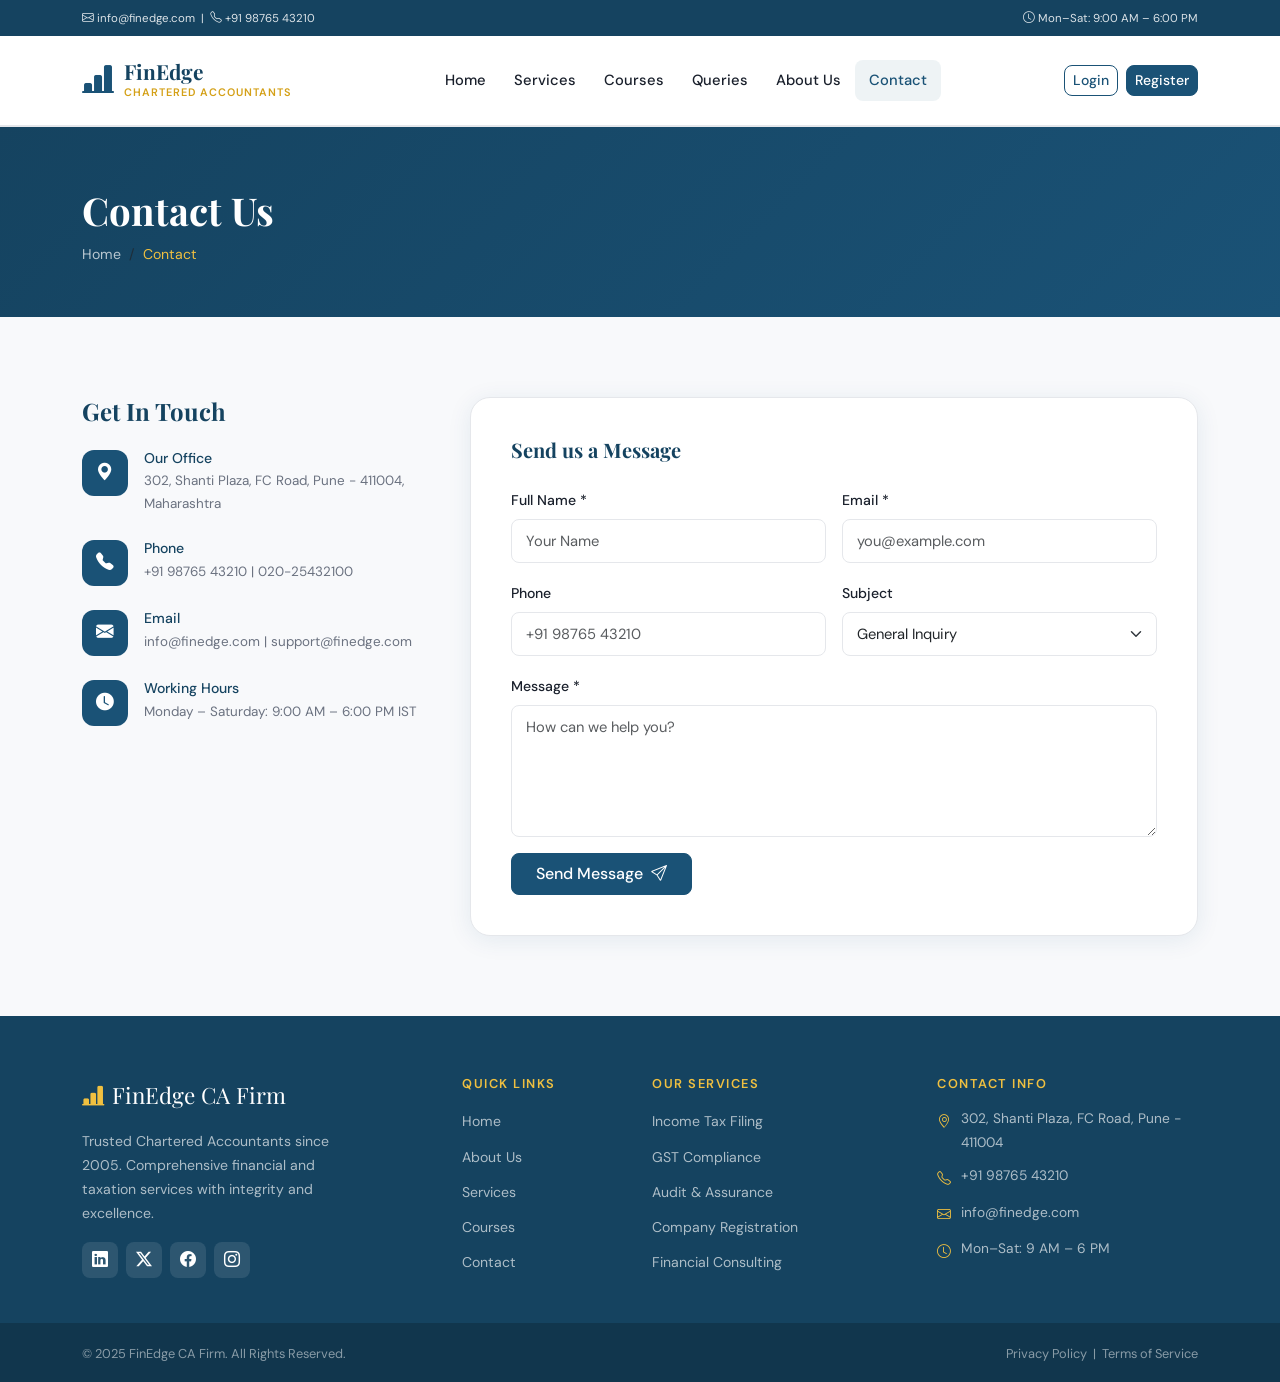
<file: contact.html>
<!DOCTYPE html>
<html lang="en">
<head>
<meta charset="UTF-8">
<meta name="viewport" content="width=device-width, initial-scale=1.0">
<title>Contact Us | FinEdge CA Firm</title>
<link href="https://cdn.jsdelivr.net/npm/bootstrap@5.3.2/dist/css/bootstrap.min.css" rel="stylesheet">
<link href="https://cdn.jsdelivr.net/npm/bootstrap-icons@1.11.3/font/bootstrap-icons.min.css" rel="stylesheet">
<link href="https://fonts.googleapis.com/css2?family=Playfair+Display:wght@400;600;700&family=DM+Sans:wght@300;400;500;600&display=swap" rel="stylesheet">
<link href="assets/css/style.css" rel="stylesheet">
</head>
<body>

<!-- TOP BAR -->
<div class="top-bar">
  <div class="container">
    <div class="row align-items-center">
      <div class="col-md-6"><small><i class="bi bi-envelope me-1"></i>info@finedge.com &nbsp;|&nbsp; <i class="bi bi-telephone me-1"></i>+91 98765 43210</small></div>
      <div class="col-md-6 text-end"><small><i class="bi bi-clock me-1"></i>Mon–Sat: 9:00 AM – 6:00 PM</small></div>
    </div>
  </div>
</div>

<!-- NAVBAR -->
<nav class="navbar navbar-expand-lg navbar-light sticky-top" id="mainNav">
  <div class="container">
    <a class="navbar-brand" href="index.html">
      <div class="brand-logo"><i class="bi bi-bar-chart-line-fill"></i><div><span class="brand-name">FinEdge</span><span class="brand-sub">Chartered Accountants</span></div></div>
    </a>
    <button class="navbar-toggler border-0" type="button" data-bs-toggle="collapse" data-bs-target="#navbarNav"><span class="navbar-toggler-icon"></span></button>
    <div class="collapse navbar-collapse" id="navbarNav">
      <ul class="navbar-nav mx-auto">
        <li class="nav-item"><a class="nav-link" href="index.html">Home</a></li>
        <li class="nav-item"><a class="nav-link" href="services.html">Services</a></li>
        <li class="nav-item"><a class="nav-link" href="courses.html">Courses</a></li>
        <li class="nav-item"><a class="nav-link" href="queries.html">Queries</a></li>
        <li class="nav-item"><a class="nav-link" href="about.html">About Us</a></li>
        <li class="nav-item"><a class="nav-link active" href="contact.html">Contact</a></li>
      </ul>
      <div class="nav-actions d-flex gap-2 align-items-center">
        <a href="login.html" class="btn btn-sm btn-outline-primary">Login</a>
        <a href="register.html" class="btn btn-sm btn-primary">Register</a>
      </div>
    </div>
  </div>
</nav>

<!-- PAGE HERO -->
<div class="page-hero">
  <div class="container">
    <h1>Contact Us</h1>
    <nav aria-label="breadcrumb"><ol class="breadcrumb mb-0">
      <li class="breadcrumb-item"><a href="index.html">Home</a></li>
      <li class="breadcrumb-item active">Contact</li>
    </ol></nav>
  </div>
</div>

<!-- ═══════════════════════════════════════════════════════════
     CONTACT SECTION: Info panel + Message Form
     ✏️ CUSTOMIZE:
       - Left panel: update address, phone, email, hours
       - Right form: set action="" to your backend endpoint
       - Add/remove subject dropdown options as needed
     ═══════════════════════════════════════════════════════════ -->
<section class="form-section">
  <div class="container">
    <div class="row g-5">

      <!-- LEFT: Contact Details -->
      <div class="col-lg-4">
        <h4 style="color:var(--primary-dark);margin-bottom:24px">Get In Touch</h4>

        <!-- ✏️ CONTACT ITEM – repeat for each detail -->
        <div class="d-flex gap-3 mb-4">
          <div style="width:46px;height:46px;min-width:46px;border-radius:12px;background:var(--primary);display:flex;align-items:center;justify-content:center;font-size:1.1rem;color:white"><i class="bi bi-geo-alt-fill"></i></div><!-- ✏️ Icon -->
          <div>
            <h6 style="color:var(--primary-dark);margin-bottom:4px;font-size:.88rem">Our Office</h6><!-- ✏️ Label -->
            <p style="color:var(--text-muted);font-size:.84rem;margin:0">302, Shanti Plaza, FC Road, Pune - 411004, Maharashtra</p><!-- ✏️ Value -->
          </div>
        </div>

        <div class="d-flex gap-3 mb-4">
          <div style="width:46px;height:46px;min-width:46px;border-radius:12px;background:var(--primary);display:flex;align-items:center;justify-content:center;font-size:1.1rem;color:white"><i class="bi bi-telephone-fill"></i></div>
          <div>
            <h6 style="color:var(--primary-dark);margin-bottom:4px;font-size:.88rem">Phone</h6>
            <p style="color:var(--text-muted);font-size:.84rem;margin:0">+91 98765 43210 | 020-25432100</p>
          </div>
        </div>

        <div class="d-flex gap-3 mb-4">
          <div style="width:46px;height:46px;min-width:46px;border-radius:12px;background:var(--primary);display:flex;align-items:center;justify-content:center;font-size:1.1rem;color:white"><i class="bi bi-envelope-fill"></i></div>
          <div>
            <h6 style="color:var(--primary-dark);margin-bottom:4px;font-size:.88rem">Email</h6>
            <p style="color:var(--text-muted);font-size:.84rem;margin:0">info@finedge.com | support@finedge.com</p>
          </div>
        </div>

        <div class="d-flex gap-3 mb-4">
          <div style="width:46px;height:46px;min-width:46px;border-radius:12px;background:var(--primary);display:flex;align-items:center;justify-content:center;font-size:1.1rem;color:white"><i class="bi bi-clock-fill"></i></div>
          <div>
            <h6 style="color:var(--primary-dark);margin-bottom:4px;font-size:.88rem">Working Hours</h6>
            <p style="color:var(--text-muted);font-size:.84rem;margin:0">Monday – Saturday: 9:00 AM – 6:00 PM IST</p>
          </div>
        </div>
      </div>

      <!-- RIGHT: Contact Form -->
      <!-- ✏️ Set action to your backend endpoint when connecting PHP -->
      <div class="col-lg-8">
        <div class="form-card">
          <h5 class="mb-4" style="color:var(--primary-dark)">Send us a Message</h5>
          <form action="#" method="POST">
            <div class="row g-3">
              <div class="col-md-6">
                <label class="form-label">Full Name *</label>
                <input type="text" name="name" class="form-control" placeholder="Your Name" required>
              </div>
              <div class="col-md-6">
                <label class="form-label">Email *</label>
                <input type="email" name="email" class="form-control" placeholder="you@example.com" required>
              </div>
              <div class="col-md-6">
                <label class="form-label">Phone</label>
                <input type="tel" name="phone" class="form-control" placeholder="+91 98765 43210">
              </div>
              <div class="col-md-6">
                <label class="form-label">Subject</label>
                <!-- ✏️ Update dropdown options to match your services -->
                <select name="subject" class="form-select">
                  <option>General Inquiry</option>
                  <option>Tax Services</option>
                  <option>GST Services</option>
                  <option>Audit Services</option>
                  <option>Course Enrollment</option>
                  <option>Other</option>
                </select>
              </div>
              <div class="col-12">
                <label class="form-label">Message *</label>
                <textarea name="message" class="form-control" rows="5" placeholder="How can we help you?" required></textarea>
              </div>
              <div class="col-12">
                <button type="submit" class="btn btn-primary px-4 py-2">
                  Send Message <i class="bi bi-send ms-1"></i>
                </button>
              </div>
            </div>
          </form>
        </div>
      </div>

    </div>
  </div>
</section>

<!-- FOOTER -->
<footer class="footer mt-auto">
  <div class="footer-top"><div class="container"><div class="row g-4">
    <div class="col-lg-4 col-md-6"><div class="footer-brand mb-3"><i class="bi bi-bar-chart-line-fill me-2"></i>FinEdge CA Firm</div><p class="footer-desc">Trusted Chartered Accountants since 2005. Comprehensive financial and taxation services with integrity and excellence.</p><div class="social-links mt-3"><a href="#"><i class="bi bi-linkedin"></i></a><a href="#"><i class="bi bi-twitter-x"></i></a><a href="#"><i class="bi bi-facebook"></i></a><a href="#"><i class="bi bi-instagram"></i></a></div></div>
    <div class="col-lg-2 col-md-6"><h6 class="footer-heading">Quick Links</h6><ul class="footer-links"><li><a href="index.html">Home</a></li><li><a href="about.html">About Us</a></li><li><a href="services.html">Services</a></li><li><a href="courses.html">Courses</a></li><li><a href="contact.html">Contact</a></li></ul></div>
    <div class="col-lg-3 col-md-6"><h6 class="footer-heading">Our Services</h6><ul class="footer-links"><li><a href="services.html">Income Tax Filing</a></li><li><a href="services.html">GST Compliance</a></li><li><a href="services.html">Audit &amp; Assurance</a></li><li><a href="services.html">Company Registration</a></li><li><a href="services.html">Financial Consulting</a></li></ul></div>
    <div class="col-lg-3 col-md-6"><h6 class="footer-heading">Contact Info</h6><ul class="footer-contact"><li><i class="bi bi-geo-alt"></i>302, Shanti Plaza, FC Road, Pune - 411004</li><li><i class="bi bi-telephone"></i>+91 98765 43210</li><li><i class="bi bi-envelope"></i>info@finedge.com</li><li><i class="bi bi-clock"></i>Mon–Sat: 9 AM – 6 PM</li></ul></div>
  </div></div></div>
  <div class="footer-bottom"><div class="container"><div class="row align-items-center"><div class="col-md-6"><small>&copy; 2025 FinEdge CA Firm. All Rights Reserved.</small></div><div class="col-md-6 text-md-end"><small><a href="#">Privacy Policy</a> &nbsp;|&nbsp; <a href="#">Terms of Service</a></small></div></div></div></div>
</footer>

<script src="https://cdn.jsdelivr.net/npm/bootstrap@5.3.2/dist/js/bootstrap.bundle.min.js"></script>
<script src="assets/js/main.js"></script>
</body>
</html>
</file>
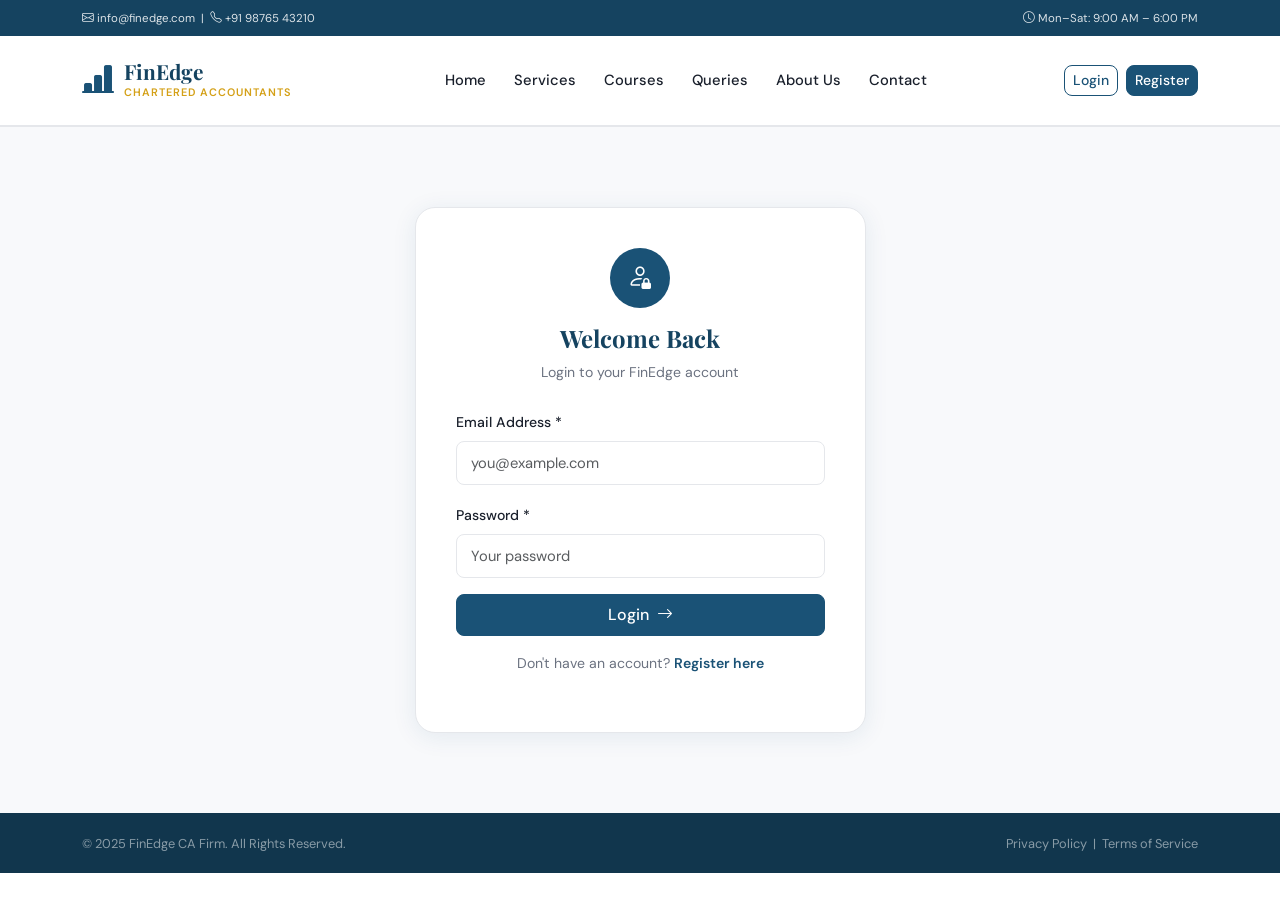
<file: login.html>
<!DOCTYPE html>
<html lang="en">
<head>
<meta charset="UTF-8">
<meta name="viewport" content="width=device-width, initial-scale=1.0">
<title>Login | FinEdge CA Firm</title>
<link href="https://cdn.jsdelivr.net/npm/bootstrap@5.3.2/dist/css/bootstrap.min.css" rel="stylesheet">
<link href="https://cdn.jsdelivr.net/npm/bootstrap-icons@1.11.3/font/bootstrap-icons.min.css" rel="stylesheet">
<link href="https://fonts.googleapis.com/css2?family=Playfair+Display:wght@400;600;700&family=DM+Sans:wght@300;400;500;600&display=swap" rel="stylesheet">
<link href="assets/css/style.css" rel="stylesheet">
</head>
<body>

<!-- TOP BAR -->
<div class="top-bar">
  <div class="container">
    <div class="row align-items-center">
      <div class="col-md-6"><small><i class="bi bi-envelope me-1"></i>info@finedge.com &nbsp;|&nbsp; <i class="bi bi-telephone me-1"></i>+91 98765 43210</small></div>
      <div class="col-md-6 text-end"><small><i class="bi bi-clock me-1"></i>Mon–Sat: 9:00 AM – 6:00 PM</small></div>
    </div>
  </div>
</div>

<!-- NAVBAR -->
<nav class="navbar navbar-expand-lg navbar-light sticky-top" id="mainNav">
  <div class="container">
    <a class="navbar-brand" href="index.html">
      <div class="brand-logo"><i class="bi bi-bar-chart-line-fill"></i><div><span class="brand-name">FinEdge</span><span class="brand-sub">Chartered Accountants</span></div></div>
    </a>
    <button class="navbar-toggler border-0" type="button" data-bs-toggle="collapse" data-bs-target="#navbarNav"><span class="navbar-toggler-icon"></span></button>
    <div class="collapse navbar-collapse" id="navbarNav">
      <ul class="navbar-nav mx-auto">
        <li class="nav-item"><a class="nav-link" href="index.html">Home</a></li>
        <li class="nav-item"><a class="nav-link" href="services.html">Services</a></li>
        <li class="nav-item"><a class="nav-link" href="courses.html">Courses</a></li>
        <li class="nav-item"><a class="nav-link" href="queries.html">Queries</a></li>
        <li class="nav-item"><a class="nav-link" href="about.html">About Us</a></li>
        <li class="nav-item"><a class="nav-link" href="contact.html">Contact</a></li>
      </ul>
      <div class="nav-actions d-flex gap-2 align-items-center">
        <a href="login.html" class="btn btn-sm btn-outline-primary">Login</a>
        <a href="register.html" class="btn btn-sm btn-primary">Register</a>
      </div>
    </div>
  </div>
</nav>

<!-- LOGIN FORM -->
<!-- ✏️ Set action to your login backend endpoint -->
<section class="form-section">
  <div class="container">
    <div class="row justify-content-center">
      <div class="col-lg-5 col-md-7">
        <div class="form-card">
          <div class="text-center mb-4">
            <div style="width:60px;height:60px;border-radius:50%;background:var(--primary);display:flex;align-items:center;justify-content:center;margin:0 auto 16px;font-size:1.6rem;color:white">
              <i class="bi bi-person-lock"></i>
            </div>
            <h4 style="color:var(--primary-dark)">Welcome Back</h4>
            <p style="color:var(--text-muted);font-size:.88rem">Login to your FinEdge account</p>
          </div>
          <form action="#" method="POST">
            <div class="mb-3">
              <label class="form-label">Email Address *</label>
              <input type="email" name="email" class="form-control" placeholder="you@example.com" required>
            </div>
            <div class="mb-3">
              <label class="form-label">Password *</label>
              <input type="password" name="password" class="form-control" placeholder="Your password" required>
            </div>
            <button type="submit" class="btn btn-primary w-100 py-2">
              Login <i class="bi bi-arrow-right ms-1"></i>
            </button>
          </form>
          <p class="text-center mt-3" style="font-size:.88rem;color:var(--text-muted)">
            Don't have an account? <a href="register.html" style="color:var(--primary);font-weight:600">Register here</a>
          </p>
        </div>
      </div>
    </div>
  </div>
</section>

<!-- FOOTER -->
<footer class="footer mt-auto">
  <div class="footer-bottom"><div class="container"><div class="row align-items-center"><div class="col-md-6"><small>&copy; 2025 FinEdge CA Firm. All Rights Reserved.</small></div><div class="col-md-6 text-md-end"><small><a href="#">Privacy Policy</a> &nbsp;|&nbsp; <a href="#">Terms of Service</a></small></div></div></div></div>
</footer>

<script src="https://cdn.jsdelivr.net/npm/bootstrap@5.3.2/dist/js/bootstrap.bundle.min.js"></script>
<script src="assets/js/main.js"></script>
</body>
</html>
</file>
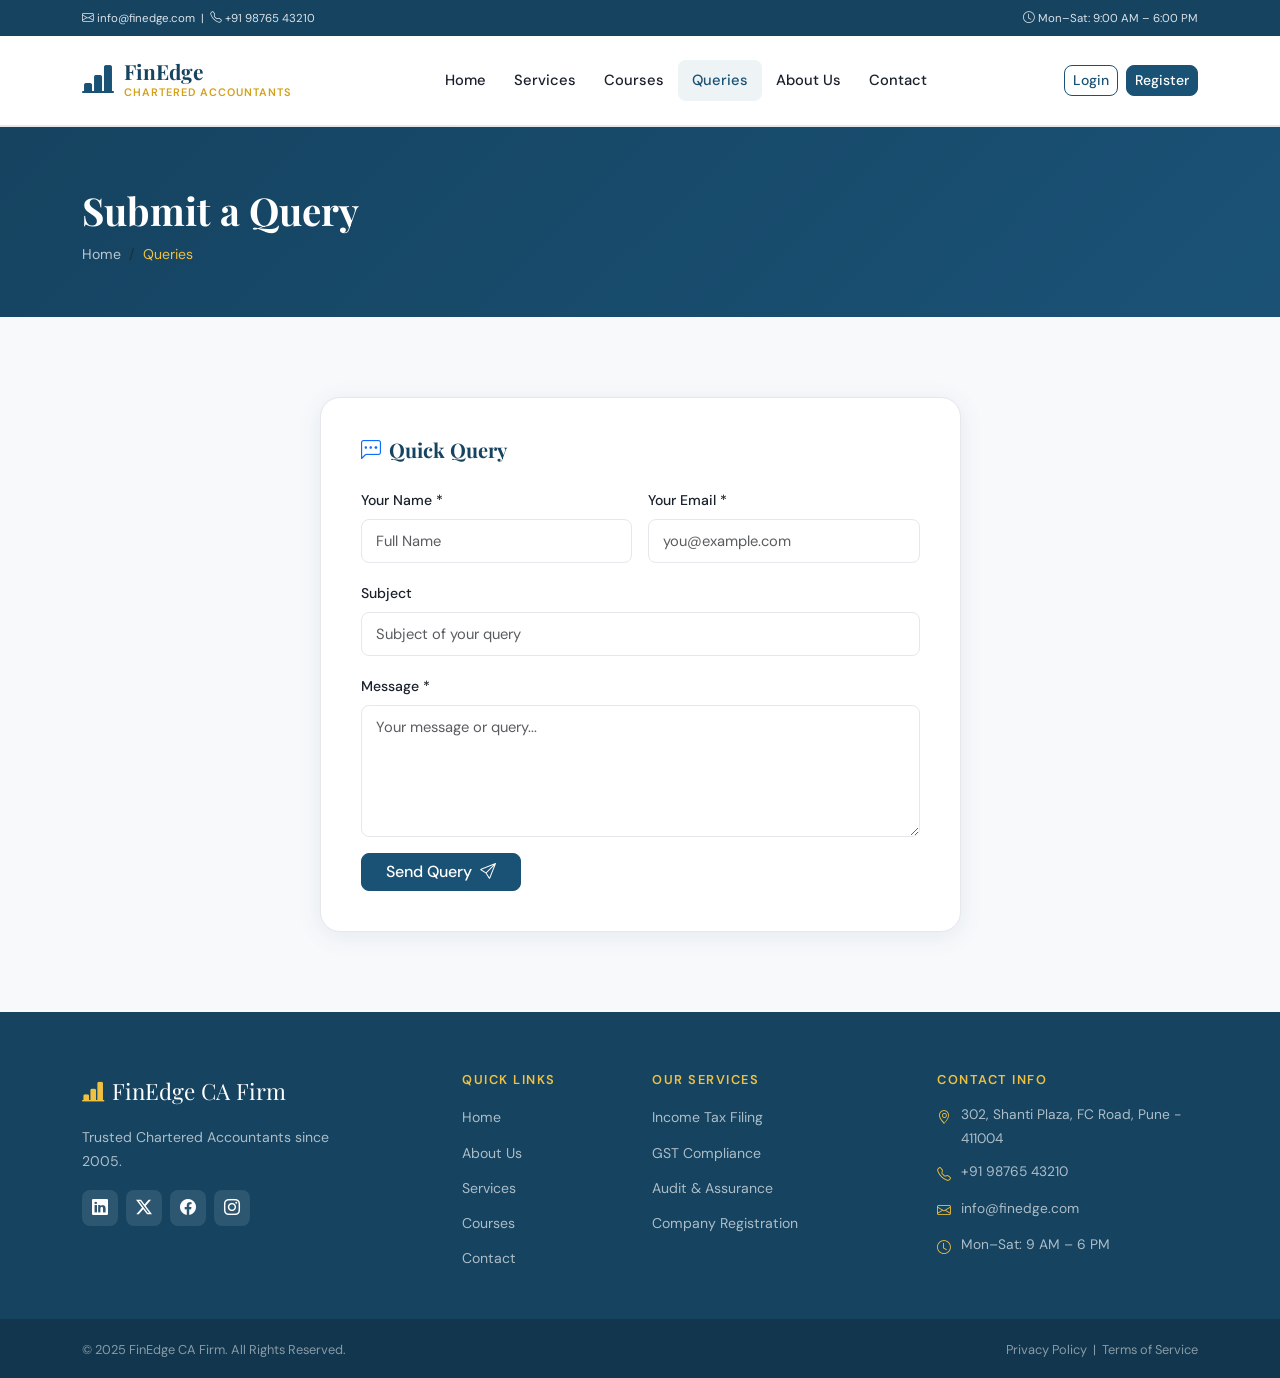
<file: queries.html>
<!DOCTYPE html>
<html lang="en">
<head>
<meta charset="UTF-8">
<meta name="viewport" content="width=device-width, initial-scale=1.0">
<title>Submit a Query | FinEdge CA Firm</title>
<link href="https://cdn.jsdelivr.net/npm/bootstrap@5.3.2/dist/css/bootstrap.min.css" rel="stylesheet">
<link href="https://cdn.jsdelivr.net/npm/bootstrap-icons@1.11.3/font/bootstrap-icons.min.css" rel="stylesheet">
<link href="https://fonts.googleapis.com/css2?family=Playfair+Display:wght@400;600;700&family=DM+Sans:wght@300;400;500;600&display=swap" rel="stylesheet">
<link href="assets/css/style.css" rel="stylesheet">
</head>
<body>

<!-- TOP BAR -->
<div class="top-bar">
  <div class="container">
    <div class="row align-items-center">
      <div class="col-md-6"><small><i class="bi bi-envelope me-1"></i>info@finedge.com &nbsp;|&nbsp; <i class="bi bi-telephone me-1"></i>+91 98765 43210</small></div>
      <div class="col-md-6 text-end"><small><i class="bi bi-clock me-1"></i>Mon–Sat: 9:00 AM – 6:00 PM</small></div>
    </div>
  </div>
</div>

<!-- NAVBAR -->
<nav class="navbar navbar-expand-lg navbar-light sticky-top" id="mainNav">
  <div class="container">
    <a class="navbar-brand" href="index.html">
      <div class="brand-logo"><i class="bi bi-bar-chart-line-fill"></i><div><span class="brand-name">FinEdge</span><span class="brand-sub">Chartered Accountants</span></div></div>
    </a>
    <button class="navbar-toggler border-0" type="button" data-bs-toggle="collapse" data-bs-target="#navbarNav"><span class="navbar-toggler-icon"></span></button>
    <div class="collapse navbar-collapse" id="navbarNav">
      <ul class="navbar-nav mx-auto">
        <li class="nav-item"><a class="nav-link" href="index.html">Home</a></li>
        <li class="nav-item"><a class="nav-link" href="services.html">Services</a></li>
        <li class="nav-item"><a class="nav-link" href="courses.html">Courses</a></li>
        <li class="nav-item"><a class="nav-link active" href="queries.html">Queries</a></li>
        <li class="nav-item"><a class="nav-link" href="about.html">About Us</a></li>
        <li class="nav-item"><a class="nav-link" href="contact.html">Contact</a></li>
      </ul>
      <div class="nav-actions d-flex gap-2 align-items-center">
        <a href="login.html" class="btn btn-sm btn-outline-primary">Login</a>
        <a href="register.html" class="btn btn-sm btn-primary">Register</a>
      </div>
    </div>
  </div>
</nav>

<!-- PAGE HERO -->
<div class="page-hero">
  <div class="container">
    <h1>Submit a Query</h1>
    <nav aria-label="breadcrumb"><ol class="breadcrumb mb-0">
      <li class="breadcrumb-item"><a href="index.html">Home</a></li>
      <li class="breadcrumb-item active">Queries</li>
    </ol></nav>
  </div>
</div>

<!-- ═══════════════════════════════════════════════════════════
     QUERY FORM
     ✏️ Set action to your backend endpoint (queries.php)
     ═══════════════════════════════════════════════════════════ -->
<section class="form-section">
  <div class="container">
    <div class="row justify-content-center">
      <div class="col-lg-7">
        <div class="form-card">
          <h5 class="mb-4" style="color:var(--primary-dark)">
            <i class="bi bi-chat-left-dots me-2 text-primary"></i>Quick Query
          </h5>
          <!-- ✏️ Set action to your backend endpoint -->
          <form action="#" method="POST">
            <div class="row g-3">
              <div class="col-md-6">
                <label class="form-label">Your Name *</label>
                <input type="text" name="name" class="form-control" placeholder="Full Name" required>
              </div>
              <div class="col-md-6">
                <label class="form-label">Your Email *</label>
                <input type="email" name="email" class="form-control" placeholder="you@example.com" required>
              </div>
              <div class="col-12">
                <label class="form-label">Subject</label>
                <input type="text" name="subject" class="form-control" placeholder="Subject of your query">
              </div>
              <div class="col-12">
                <label class="form-label">Message *</label>
                <textarea name="message" class="form-control" rows="5" placeholder="Your message or query..." required></textarea>
              </div>
              <div class="col-12">
                <button type="submit" class="btn btn-primary px-4">
                  Send Query <i class="bi bi-send ms-1"></i>
                </button>
              </div>
            </div>
          </form>
        </div>
      </div>
    </div>
  </div>
</section>

<!-- FOOTER -->
<footer class="footer mt-auto">
  <div class="footer-top"><div class="container"><div class="row g-4">
    <div class="col-lg-4 col-md-6"><div class="footer-brand mb-3"><i class="bi bi-bar-chart-line-fill me-2"></i>FinEdge CA Firm</div><p class="footer-desc">Trusted Chartered Accountants since 2005.</p><div class="social-links mt-3"><a href="#"><i class="bi bi-linkedin"></i></a><a href="#"><i class="bi bi-twitter-x"></i></a><a href="#"><i class="bi bi-facebook"></i></a><a href="#"><i class="bi bi-instagram"></i></a></div></div>
    <div class="col-lg-2 col-md-6"><h6 class="footer-heading">Quick Links</h6><ul class="footer-links"><li><a href="index.html">Home</a></li><li><a href="about.html">About Us</a></li><li><a href="services.html">Services</a></li><li><a href="courses.html">Courses</a></li><li><a href="contact.html">Contact</a></li></ul></div>
    <div class="col-lg-3 col-md-6"><h6 class="footer-heading">Our Services</h6><ul class="footer-links"><li><a href="services.html">Income Tax Filing</a></li><li><a href="services.html">GST Compliance</a></li><li><a href="services.html">Audit &amp; Assurance</a></li><li><a href="services.html">Company Registration</a></li></ul></div>
    <div class="col-lg-3 col-md-6"><h6 class="footer-heading">Contact Info</h6><ul class="footer-contact"><li><i class="bi bi-geo-alt"></i>302, Shanti Plaza, FC Road, Pune - 411004</li><li><i class="bi bi-telephone"></i>+91 98765 43210</li><li><i class="bi bi-envelope"></i>info@finedge.com</li><li><i class="bi bi-clock"></i>Mon–Sat: 9 AM – 6 PM</li></ul></div>
  </div></div></div>
  <div class="footer-bottom"><div class="container"><div class="row align-items-center"><div class="col-md-6"><small>&copy; 2025 FinEdge CA Firm. All Rights Reserved.</small></div><div class="col-md-6 text-md-end"><small><a href="#">Privacy Policy</a> &nbsp;|&nbsp; <a href="#">Terms of Service</a></small></div></div></div></div>
</footer>

<script src="https://cdn.jsdelivr.net/npm/bootstrap@5.3.2/dist/js/bootstrap.bundle.min.js"></script>
<script src="assets/js/main.js"></script>
</body>
</html>
</file>
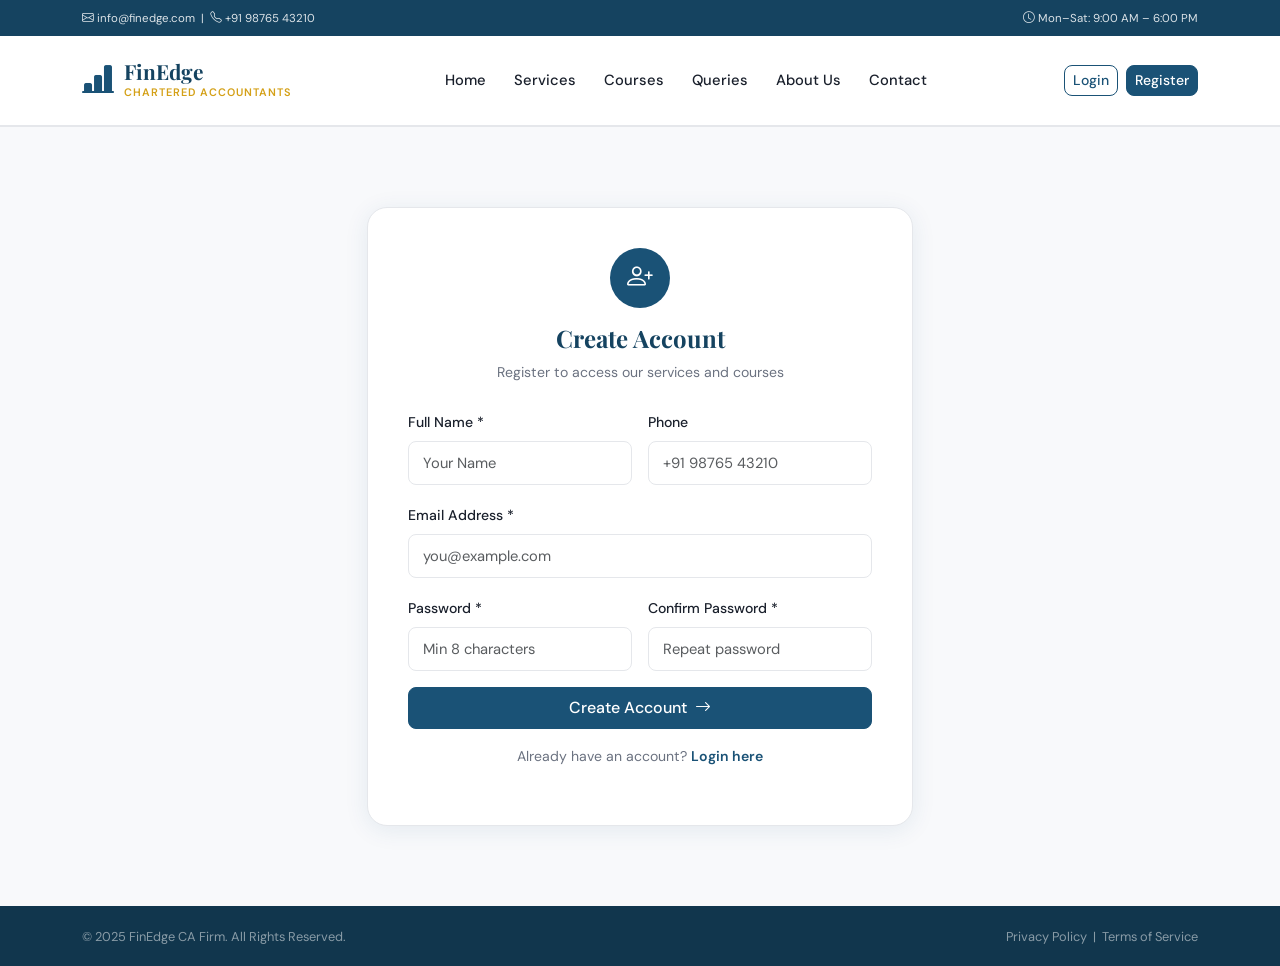
<file: register.html>
<!DOCTYPE html>
<html lang="en">
<head>
<meta charset="UTF-8">
<meta name="viewport" content="width=device-width, initial-scale=1.0">
<title>Register | FinEdge CA Firm</title>
<link href="https://cdn.jsdelivr.net/npm/bootstrap@5.3.2/dist/css/bootstrap.min.css" rel="stylesheet">
<link href="https://cdn.jsdelivr.net/npm/bootstrap-icons@1.11.3/font/bootstrap-icons.min.css" rel="stylesheet">
<link href="https://fonts.googleapis.com/css2?family=Playfair+Display:wght@400;600;700&family=DM+Sans:wght@300;400;500;600&display=swap" rel="stylesheet">
<link href="assets/css/style.css" rel="stylesheet">
</head>
<body>

<!-- TOP BAR -->
<div class="top-bar">
  <div class="container">
    <div class="row align-items-center">
      <div class="col-md-6"><small><i class="bi bi-envelope me-1"></i>info@finedge.com &nbsp;|&nbsp; <i class="bi bi-telephone me-1"></i>+91 98765 43210</small></div>
      <div class="col-md-6 text-end"><small><i class="bi bi-clock me-1"></i>Mon–Sat: 9:00 AM – 6:00 PM</small></div>
    </div>
  </div>
</div>

<!-- NAVBAR -->
<nav class="navbar navbar-expand-lg navbar-light sticky-top" id="mainNav">
  <div class="container">
    <a class="navbar-brand" href="index.html">
      <div class="brand-logo"><i class="bi bi-bar-chart-line-fill"></i><div><span class="brand-name">FinEdge</span><span class="brand-sub">Chartered Accountants</span></div></div>
    </a>
    <button class="navbar-toggler border-0" type="button" data-bs-toggle="collapse" data-bs-target="#navbarNav"><span class="navbar-toggler-icon"></span></button>
    <div class="collapse navbar-collapse" id="navbarNav">
      <ul class="navbar-nav mx-auto">
        <li class="nav-item"><a class="nav-link" href="index.html">Home</a></li>
        <li class="nav-item"><a class="nav-link" href="services.html">Services</a></li>
        <li class="nav-item"><a class="nav-link" href="courses.html">Courses</a></li>
        <li class="nav-item"><a class="nav-link" href="queries.html">Queries</a></li>
        <li class="nav-item"><a class="nav-link" href="about.html">About Us</a></li>
        <li class="nav-item"><a class="nav-link" href="contact.html">Contact</a></li>
      </ul>
      <div class="nav-actions d-flex gap-2 align-items-center">
        <a href="login.html" class="btn btn-sm btn-outline-primary">Login</a>
        <a href="register.html" class="btn btn-sm btn-primary">Register</a>
      </div>
    </div>
  </div>
</nav>

<!-- REGISTER FORM -->
<!-- ✏️ Set action to your register backend endpoint -->
<section class="form-section">
  <div class="container">
    <div class="row justify-content-center">
      <div class="col-lg-6 col-md-8">
        <div class="form-card">
          <div class="text-center mb-4">
            <div style="width:60px;height:60px;border-radius:50%;background:var(--primary);display:flex;align-items:center;justify-content:center;margin:0 auto 16px;font-size:1.6rem;color:white">
              <i class="bi bi-person-plus"></i>
            </div>
            <h4 style="color:var(--primary-dark)">Create Account</h4>
            <p style="color:var(--text-muted);font-size:.88rem">Register to access our services and courses</p>
          </div>
          <form action="#" method="POST">
            <div class="row g-3">
              <div class="col-md-6">
                <label class="form-label">Full Name *</label>
                <input type="text" name="name" class="form-control" placeholder="Your Name" required>
              </div>
              <div class="col-md-6">
                <label class="form-label">Phone</label>
                <input type="tel" name="phone" class="form-control" placeholder="+91 98765 43210">
              </div>
              <div class="col-12">
                <label class="form-label">Email Address *</label>
                <input type="email" name="email" class="form-control" placeholder="you@example.com" required>
              </div>
              <div class="col-md-6">
                <label class="form-label">Password *</label>
                <input type="password" name="password" class="form-control" placeholder="Min 8 characters" required>
              </div>
              <div class="col-md-6">
                <label class="form-label">Confirm Password *</label>
                <input type="password" name="confirm_password" class="form-control" placeholder="Repeat password" required>
              </div>
              <div class="col-12">
                <button type="submit" class="btn btn-primary w-100 py-2">
                  Create Account <i class="bi bi-arrow-right ms-1"></i>
                </button>
              </div>
            </div>
          </form>
          <p class="text-center mt-3" style="font-size:.88rem;color:var(--text-muted)">
            Already have an account? <a href="login.html" style="color:var(--primary);font-weight:600">Login here</a>
          </p>
        </div>
      </div>
    </div>
  </div>
</section>

<!-- FOOTER -->
<footer class="footer mt-auto">
  <div class="footer-bottom"><div class="container"><div class="row align-items-center"><div class="col-md-6"><small>&copy; 2025 FinEdge CA Firm. All Rights Reserved.</small></div><div class="col-md-6 text-md-end"><small><a href="#">Privacy Policy</a> &nbsp;|&nbsp; <a href="#">Terms of Service</a></small></div></div></div></div>
</footer>

<script src="https://cdn.jsdelivr.net/npm/bootstrap@5.3.2/dist/js/bootstrap.bundle.min.js"></script>
<script src="assets/js/main.js"></script>
</body>
</html>
</file>
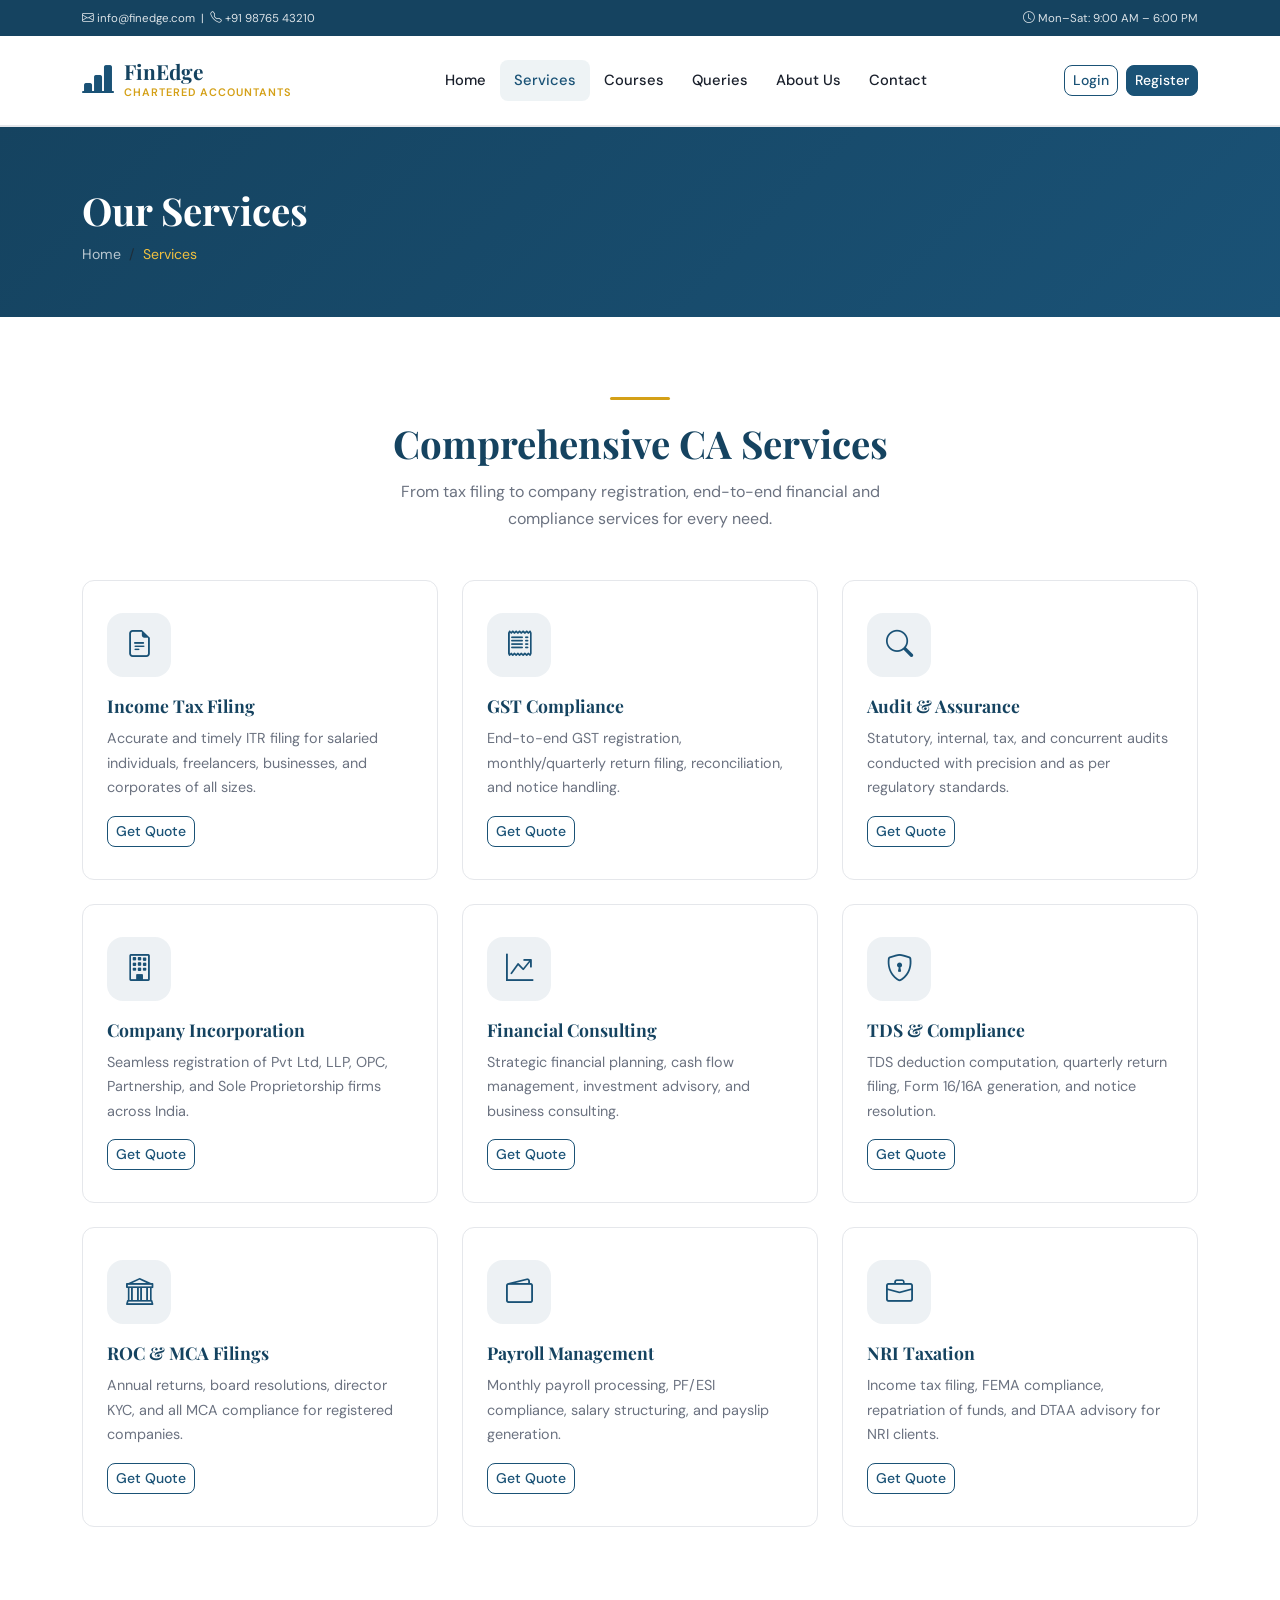
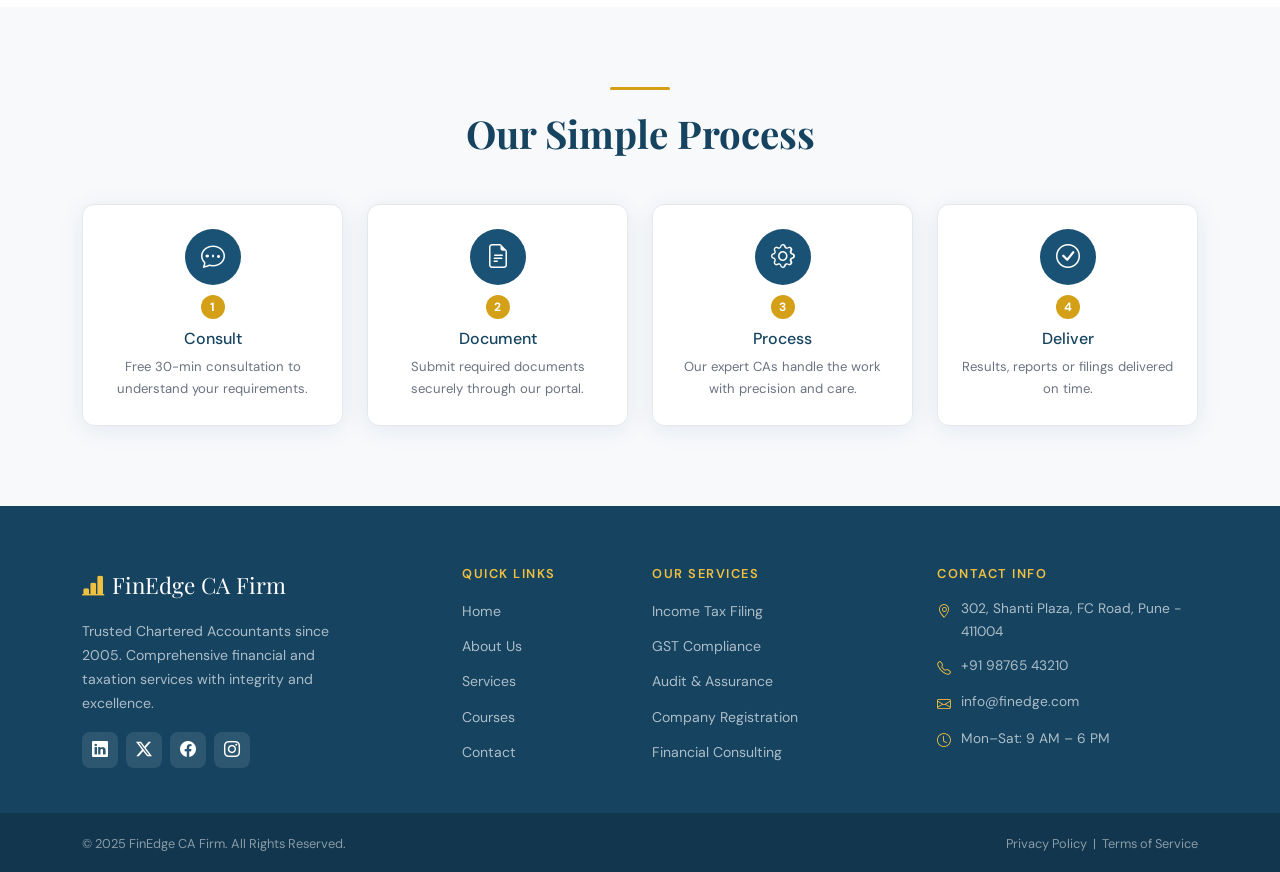
<file: services.html>
<!DOCTYPE html>
<html lang="en">
<head>
<meta charset="UTF-8">
<meta name="viewport" content="width=device-width, initial-scale=1.0">
<title>Services | FinEdge CA Firm</title>
<link href="https://cdn.jsdelivr.net/npm/bootstrap@5.3.2/dist/css/bootstrap.min.css" rel="stylesheet">
<link href="https://cdn.jsdelivr.net/npm/bootstrap-icons@1.11.3/font/bootstrap-icons.min.css" rel="stylesheet">
<link href="https://fonts.googleapis.com/css2?family=Playfair+Display:wght@400;600;700&family=DM+Sans:wght@300;400;500;600&display=swap" rel="stylesheet">
<link href="assets/css/style.css" rel="stylesheet">
</head>
<body>

<!-- TOP BAR -->
<div class="top-bar">
  <div class="container">
    <div class="row align-items-center">
      <div class="col-md-6"><small><i class="bi bi-envelope me-1"></i>info@finedge.com &nbsp;|&nbsp; <i class="bi bi-telephone me-1"></i>+91 98765 43210</small></div>
      <div class="col-md-6 text-end"><small><i class="bi bi-clock me-1"></i>Mon–Sat: 9:00 AM – 6:00 PM</small></div>
    </div>
  </div>
</div>

<!-- NAVBAR -->
<nav class="navbar navbar-expand-lg navbar-light sticky-top" id="mainNav">
  <div class="container">
    <a class="navbar-brand" href="index.html">
      <div class="brand-logo"><i class="bi bi-bar-chart-line-fill"></i><div><span class="brand-name">FinEdge</span><span class="brand-sub">Chartered Accountants</span></div></div>
    </a>
    <button class="navbar-toggler border-0" type="button" data-bs-toggle="collapse" data-bs-target="#navbarNav"><span class="navbar-toggler-icon"></span></button>
    <div class="collapse navbar-collapse" id="navbarNav">
      <ul class="navbar-nav mx-auto">
        <li class="nav-item"><a class="nav-link" href="index.html">Home</a></li>
        <li class="nav-item"><a class="nav-link active" href="services.html">Services</a></li>
        <li class="nav-item"><a class="nav-link" href="courses.html">Courses</a></li>
        <li class="nav-item"><a class="nav-link" href="queries.html">Queries</a></li>
        <li class="nav-item"><a class="nav-link" href="about.html">About Us</a></li>
        <li class="nav-item"><a class="nav-link" href="contact.html">Contact</a></li>
      </ul>
      <div class="nav-actions d-flex gap-2 align-items-center">
        <a href="login.html" class="btn btn-sm btn-outline-primary">Login</a>
        <a href="register.html" class="btn btn-sm btn-primary">Register</a>
      </div>
    </div>
  </div>
</nav>

<!-- PAGE HERO -->
<!-- ✏️ Change page heading -->
<div class="page-hero">
  <div class="container">
    <h1>Our Services</h1>
    <nav aria-label="breadcrumb"><ol class="breadcrumb mb-0">
      <li class="breadcrumb-item"><a href="index.html">Home</a></li>
      <li class="breadcrumb-item active">Services</li>
    </ol></nav>
  </div>
</div>

<!-- ═══════════════════════════════════════════════════════════
     SECTION 1: SERVICES GRID
     ✏️ CUSTOMIZE: Edit each service card. Add/remove .col-lg-4 blocks.
     Format: icon (Bootstrap Icons class) | title | description
     ═══════════════════════════════════════════════════════════ -->
<section class="section-pad">
  <div class="container">
    <div class="text-center mb-5">
      <div class="section-line"></div>
      <!-- ✏️ Change heading and subtitle -->
      <h2 class="section-title">Comprehensive CA Services</h2>
      <p class="section-subtitle">From tax filing to company registration, end-to-end financial and compliance services for every need.</p>
    </div>
    <div class="row g-4">

      <!-- ✏️ SERVICE CARD – repeat this block for each service -->
      <div class="col-lg-4 col-md-6">
        <div class="service-card">
          <div class="service-icon"><i class="bi bi-file-earmark-text"></i></div><!-- ✏️ Icon -->
          <h5>Income Tax Filing</h5><!-- ✏️ Title -->
          <p>Accurate and timely ITR filing for salaried individuals, freelancers, businesses, and corporates of all sizes.</p><!-- ✏️ Description -->
          <a href="contact.html" class="btn btn-outline-primary btn-sm mt-3">Get Quote</a>
        </div>
      </div>

      <div class="col-lg-4 col-md-6">
        <div class="service-card">
          <div class="service-icon"><i class="bi bi-receipt"></i></div>
          <h5>GST Compliance</h5>
          <p>End-to-end GST registration, monthly/quarterly return filing, reconciliation, and notice handling.</p>
          <a href="contact.html" class="btn btn-outline-primary btn-sm mt-3">Get Quote</a>
        </div>
      </div>

      <div class="col-lg-4 col-md-6">
        <div class="service-card">
          <div class="service-icon"><i class="bi bi-search"></i></div>
          <h5>Audit &amp; Assurance</h5>
          <p>Statutory, internal, tax, and concurrent audits conducted with precision and as per regulatory standards.</p>
          <a href="contact.html" class="btn btn-outline-primary btn-sm mt-3">Get Quote</a>
        </div>
      </div>

      <div class="col-lg-4 col-md-6">
        <div class="service-card">
          <div class="service-icon"><i class="bi bi-building"></i></div>
          <h5>Company Incorporation</h5>
          <p>Seamless registration of Pvt Ltd, LLP, OPC, Partnership, and Sole Proprietorship firms across India.</p>
          <a href="contact.html" class="btn btn-outline-primary btn-sm mt-3">Get Quote</a>
        </div>
      </div>

      <div class="col-lg-4 col-md-6">
        <div class="service-card">
          <div class="service-icon"><i class="bi bi-graph-up-arrow"></i></div>
          <h5>Financial Consulting</h5>
          <p>Strategic financial planning, cash flow management, investment advisory, and business consulting.</p>
          <a href="contact.html" class="btn btn-outline-primary btn-sm mt-3">Get Quote</a>
        </div>
      </div>

      <div class="col-lg-4 col-md-6">
        <div class="service-card">
          <div class="service-icon"><i class="bi bi-shield-lock"></i></div>
          <h5>TDS &amp; Compliance</h5>
          <p>TDS deduction computation, quarterly return filing, Form 16/16A generation, and notice resolution.</p>
          <a href="contact.html" class="btn btn-outline-primary btn-sm mt-3">Get Quote</a>
        </div>
      </div>

      <div class="col-lg-4 col-md-6">
        <div class="service-card">
          <div class="service-icon"><i class="bi bi-bank"></i></div>
          <h5>ROC &amp; MCA Filings</h5>
          <p>Annual returns, board resolutions, director KYC, and all MCA compliance for registered companies.</p>
          <a href="contact.html" class="btn btn-outline-primary btn-sm mt-3">Get Quote</a>
        </div>
      </div>

      <div class="col-lg-4 col-md-6">
        <div class="service-card">
          <div class="service-icon"><i class="bi bi-wallet2"></i></div>
          <h5>Payroll Management</h5>
          <p>Monthly payroll processing, PF/ESI compliance, salary structuring, and payslip generation.</p>
          <a href="contact.html" class="btn btn-outline-primary btn-sm mt-3">Get Quote</a>
        </div>
      </div>

      <div class="col-lg-4 col-md-6">
        <div class="service-card">
          <div class="service-icon"><i class="bi bi-briefcase"></i></div>
          <h5>NRI Taxation</h5>
          <p>Income tax filing, FEMA compliance, repatriation of funds, and DTAA advisory for NRI clients.</p>
          <a href="contact.html" class="btn btn-outline-primary btn-sm mt-3">Get Quote</a>
        </div>
      </div>

    </div>
  </div>
</section>

<!-- ═══════════════════════════════════════════════════════════
     SECTION 2: HOW IT WORKS (4-step process)
     ✏️ CUSTOMIZE: Edit icon, step number, title, and description for each step
     ═══════════════════════════════════════════════════════════ -->
<section class="section-pad" style="background:var(--light-bg)">
  <div class="container">
    <div class="text-center mb-5">
      <div class="section-line"></div>
      <!-- ✏️ Change heading -->
      <h2 class="section-title">Our Simple Process</h2>
    </div>
    <div class="row g-4 text-center">

      <!-- ✏️ STEP CARD – repeat for each step -->
      <div class="col-md-3 col-6">
        <div class="admin-card text-center p-4">
          <div style="width:56px;height:56px;border-radius:50%;background:var(--primary);display:flex;align-items:center;justify-content:center;margin:0 auto 10px;font-size:1.5rem;color:white"><i class="bi bi-chat-dots"></i></div><!-- ✏️ Icon -->
          <div style="background:var(--accent);color:white;width:24px;height:24px;border-radius:50%;font-size:.75rem;font-weight:700;display:flex;align-items:center;justify-content:center;margin:0 auto 10px">1</div><!-- ✏️ Step # -->
          <h6 style="color:var(--primary-dark)">Consult</h6><!-- ✏️ Step title -->
          <p style="font-size:.82rem;color:var(--text-muted);margin:0">Free 30-min consultation to understand your requirements.</p><!-- ✏️ Description -->
        </div>
      </div>

      <div class="col-md-3 col-6">
        <div class="admin-card text-center p-4">
          <div style="width:56px;height:56px;border-radius:50%;background:var(--primary);display:flex;align-items:center;justify-content:center;margin:0 auto 10px;font-size:1.5rem;color:white"><i class="bi bi-file-earmark-text"></i></div>
          <div style="background:var(--accent);color:white;width:24px;height:24px;border-radius:50%;font-size:.75rem;font-weight:700;display:flex;align-items:center;justify-content:center;margin:0 auto 10px">2</div>
          <h6 style="color:var(--primary-dark)">Document</h6>
          <p style="font-size:.82rem;color:var(--text-muted);margin:0">Submit required documents securely through our portal.</p>
        </div>
      </div>

      <div class="col-md-3 col-6">
        <div class="admin-card text-center p-4">
          <div style="width:56px;height:56px;border-radius:50%;background:var(--primary);display:flex;align-items:center;justify-content:center;margin:0 auto 10px;font-size:1.5rem;color:white"><i class="bi bi-gear"></i></div>
          <div style="background:var(--accent);color:white;width:24px;height:24px;border-radius:50%;font-size:.75rem;font-weight:700;display:flex;align-items:center;justify-content:center;margin:0 auto 10px">3</div>
          <h6 style="color:var(--primary-dark)">Process</h6>
          <p style="font-size:.82rem;color:var(--text-muted);margin:0">Our expert CAs handle the work with precision and care.</p>
        </div>
      </div>

      <div class="col-md-3 col-6">
        <div class="admin-card text-center p-4">
          <div style="width:56px;height:56px;border-radius:50%;background:var(--primary);display:flex;align-items:center;justify-content:center;margin:0 auto 10px;font-size:1.5rem;color:white"><i class="bi bi-check-circle"></i></div>
          <div style="background:var(--accent);color:white;width:24px;height:24px;border-radius:50%;font-size:.75rem;font-weight:700;display:flex;align-items:center;justify-content:center;margin:0 auto 10px">4</div>
          <h6 style="color:var(--primary-dark)">Deliver</h6>
          <p style="font-size:.82rem;color:var(--text-muted);margin:0">Results, reports or filings delivered on time.</p>
        </div>
      </div>

    </div>
  </div>
</section>

<!-- FOOTER -->
<footer class="footer mt-auto">
  <div class="footer-top"><div class="container"><div class="row g-4">
    <div class="col-lg-4 col-md-6"><div class="footer-brand mb-3"><i class="bi bi-bar-chart-line-fill me-2"></i>FinEdge CA Firm</div><p class="footer-desc">Trusted Chartered Accountants since 2005. Comprehensive financial and taxation services with integrity and excellence.</p><div class="social-links mt-3"><a href="#"><i class="bi bi-linkedin"></i></a><a href="#"><i class="bi bi-twitter-x"></i></a><a href="#"><i class="bi bi-facebook"></i></a><a href="#"><i class="bi bi-instagram"></i></a></div></div>
    <div class="col-lg-2 col-md-6"><h6 class="footer-heading">Quick Links</h6><ul class="footer-links"><li><a href="index.html">Home</a></li><li><a href="about.html">About Us</a></li><li><a href="services.html">Services</a></li><li><a href="courses.html">Courses</a></li><li><a href="contact.html">Contact</a></li></ul></div>
    <div class="col-lg-3 col-md-6"><h6 class="footer-heading">Our Services</h6><ul class="footer-links"><li><a href="services.html">Income Tax Filing</a></li><li><a href="services.html">GST Compliance</a></li><li><a href="services.html">Audit &amp; Assurance</a></li><li><a href="services.html">Company Registration</a></li><li><a href="services.html">Financial Consulting</a></li></ul></div>
    <div class="col-lg-3 col-md-6"><h6 class="footer-heading">Contact Info</h6><ul class="footer-contact"><li><i class="bi bi-geo-alt"></i>302, Shanti Plaza, FC Road, Pune - 411004</li><li><i class="bi bi-telephone"></i>+91 98765 43210</li><li><i class="bi bi-envelope"></i>info@finedge.com</li><li><i class="bi bi-clock"></i>Mon–Sat: 9 AM – 6 PM</li></ul></div>
  </div></div></div>
  <div class="footer-bottom"><div class="container"><div class="row align-items-center"><div class="col-md-6"><small>&copy; 2025 FinEdge CA Firm. All Rights Reserved.</small></div><div class="col-md-6 text-md-end"><small><a href="#">Privacy Policy</a> &nbsp;|&nbsp; <a href="#">Terms of Service</a></small></div></div></div></div>
</footer>

<script src="https://cdn.jsdelivr.net/npm/bootstrap@5.3.2/dist/js/bootstrap.bundle.min.js"></script>
<script src="assets/js/main.js"></script>
</body>
</html>
</file>
<file: assets/css/style.css>
/**
 * ============================================================
 * FILE: assets/css/style.css
 * PURPOSE: Main stylesheet for the CA Firm website.
 *          All visual customization (colors, fonts, spacing,
 *          card styles, section layouts) happens here.
 * ============================================================
 *
 * ✏️ QUICK CUSTOMIZATION GUIDE:
 *
 * 1. CHANGE COLORS → Edit the CSS Variables in :root {} below.
 *    --primary      = main dark blue (navbar, buttons, headings)
 *    --primary-light= lighter blue (hover states)
 *    --accent       = golden/yellow (badges, highlights, accent)
 *    --light-bg     = off-white page background sections
 *
 * 2. CHANGE FONTS → Edit in :root {}
 *    --font-heading = Playfair Display (elegant serif for titles)
 *    --font-body    = DM Sans (clean sans-serif for body text)
 *    Also update the Google Fonts <link> in includes/header.php
 *
 * 3. CHANGE BORDER RADIUS (roundness of cards/buttons)
 *    --radius    = 12px (cards, inputs)
 *    --radius-lg = 20px (hero card, modals)
 *
 * STRUCTURE OF THIS FILE:
 *   - CSS Variables (:root)
 *   - Base styles (body, headings, links)
 *   - Top Bar
 *   - Navbar + Scrolled state
 *   - Hero Section
 *   - Services, Courses, Testimonials cards
 *   - Stats section
 *   - Why Choose Us section
 *   - Footer
 *   - Admin Panel styles
 *   - Form styles
 *   - Utility classes (badges, etc.)
 * ============================================================
 */

/* ===== CSS Variables ===== */
:root {
    --primary: #1a5276;
    --primary-light: #2e86c1;
    --primary-dark: #154360;
    --accent: #d4a017;
    --accent-light: #f0c040;
    --light-bg: #f8f9fb;
    --white: #ffffff;
    --text-dark: #1a202c;
    --text-muted: #6b7280;
    --border: #e5e7eb;
    --success: #1a8a4a;
    --danger: #c0392b;
    --shadow: 0 4px 24px rgba(26,82,118,0.09);
    --shadow-hover: 0 8px 32px rgba(26,82,118,0.16);
    --radius: 12px;
    --radius-lg: 20px;
    --font-heading: 'Playfair Display', serif;
    --font-body: 'DM Sans', sans-serif;
}

/* ===== Base ===== */
* { box-sizing: border-box; }
body {
    font-family: var(--font-body);
    color: var(--text-dark);
    background: var(--white);
    line-height: 1.7;
}
h1,h2,h3,h4,h5 { font-family: var(--font-heading); font-weight: 700; }
a { color: var(--primary); text-decoration: none; transition: all .2s; }
a:hover { color: var(--primary-light); }
.section-pad { padding: 80px 0; }

/* ===== Top Bar ===== */
.top-bar {
    background: var(--primary-dark);
    color: rgba(255,255,255,0.85);
    padding: 7px 0;
    font-size: 0.82rem;
}
.top-bar a { color: rgba(255,255,255,0.85); }

/* ===== Navbar ===== */
#mainNav {
    background: var(--white);
    border-bottom: 2px solid var(--border);
    padding: 12px 0;
    transition: all .3s;
}
#mainNav.scrolled {
    box-shadow: 0 4px 20px rgba(26,82,118,0.12);
}
.brand-logo { display: flex; align-items: center; gap: 10px; }
.brand-logo .bi { font-size: 2rem; color: var(--primary); }
.brand-name { display: block; font-family: var(--font-heading); font-size: 1.3rem; color: var(--primary-dark); font-weight: 700; line-height: 1.1; }
.brand-sub { display: block; font-size: 0.68rem; color: var(--accent); letter-spacing: 1px; text-transform: uppercase; font-weight: 600; }
.navbar-nav .nav-link { font-weight: 500; color: var(--text-dark) !important; padding: 8px 14px !important; border-radius: 8px; font-size: 0.92rem; }
.navbar-nav .nav-link:hover, .navbar-nav .nav-link.active { color: var(--primary) !important; background: rgba(26,82,118,0.07); }
.btn-primary { background: var(--primary); border-color: var(--primary); border-radius: 8px; font-weight: 500; }
.btn-primary:hover { background: var(--primary-dark); border-color: var(--primary-dark); }
.btn-outline-primary { color: var(--primary); border-color: var(--primary); border-radius: 8px; font-weight: 500; }
.btn-outline-primary:hover { background: var(--primary); }

/* ===== Hero Section ===== */
.hero-section {
    background: linear-gradient(135deg, #eaf2fa 0%, #f8f9fb 50%, #fef9ef 100%);
    padding: 90px 0 70px;
    position: relative;
    overflow: hidden;
}
.hero-section::before {
    content: '';
    position: absolute;
    top: -60px; right: -80px;
    width: 450px; height: 450px;
    border-radius: 50%;
    background: rgba(26,82,118,0.05);
}
.hero-section::after {
    content: '';
    position: absolute;
    bottom: -80px; left: -60px;
    width: 300px; height: 300px;
    border-radius: 50%;
    background: rgba(212,160,23,0.07);
}
.hero-badge {
    display: inline-block;
    background: rgba(26,82,118,0.1);
    color: var(--primary);
    border-radius: 20px;
    padding: 5px 16px;
    font-size: 0.82rem;
    font-weight: 600;
    letter-spacing: 0.5px;
    margin-bottom: 18px;
}
.hero-title { font-size: clamp(2.2rem, 4vw, 3.4rem); color: var(--primary-dark); line-height: 1.2; margin-bottom: 20px; }
.hero-title span { color: var(--accent); }
.hero-subtitle { font-size: 1.1rem; color: var(--text-muted); max-width: 500px; margin-bottom: 32px; }
.hero-btns { display: flex; gap: 12px; flex-wrap: wrap; }
.btn-accent { background: var(--accent); border-color: var(--accent); color: #fff; border-radius: 8px; font-weight: 600; padding: 10px 24px; }
.btn-accent:hover { background: #b8860b; border-color: #b8860b; color: #fff; }
.hero-stats { display: flex; gap: 30px; margin-top: 36px; }
.hero-stat-num { font-family: var(--font-heading); font-size: 2rem; color: var(--primary-dark); font-weight: 700; line-height: 1; }
.hero-stat-label { font-size: 0.78rem; color: var(--text-muted); text-transform: uppercase; letter-spacing: 0.5px; }
.hero-card {
    background: var(--white);
    border-radius: var(--radius-lg);
    box-shadow: var(--shadow-hover);
    padding: 32px;
    border: 1px solid var(--border);
}
.hero-card-icon {
    width: 56px; height: 56px;
    border-radius: 14px;
    display: flex; align-items: center; justify-content: center;
    font-size: 1.5rem;
    background: rgba(26,82,118,0.1);
    color: var(--primary);
    margin-bottom: 12px;
}
.hero-feature-item { display: flex; align-items: center; gap: 10px; padding: 8px 0; border-bottom: 1px solid var(--border); }
.hero-feature-item:last-child { border-bottom: none; }
.hero-feature-item .bi-check-circle-fill { color: var(--success); }

/* ===== Section Titles ===== */
.section-title { font-size: clamp(1.8rem,3vw,2.4rem); color: var(--primary-dark); margin-bottom: 12px; }
.section-subtitle { color: var(--text-muted); max-width: 560px; margin: 0 auto 48px; font-size: 1rem; }
.section-line { width: 60px; height: 3px; background: var(--accent); border-radius: 2px; margin: 0 auto 20px; }

/* ===== Service Cards ===== */
.service-card {
    background: var(--white);
    border: 1px solid var(--border);
    border-radius: var(--radius);
    padding: 32px 24px;
    height: 100%;
    transition: all .3s;
    position: relative;
    overflow: hidden;
}
.service-card::before {
    content: '';
    position: absolute;
    top: 0; left: 0; right: 0;
    height: 3px;
    background: var(--primary);
    transform: scaleX(0);
    transition: transform .3s;
}
.service-card:hover { box-shadow: var(--shadow-hover); transform: translateY(-4px); }
.service-card:hover::before { transform: scaleX(1); }
.service-icon {
    width: 64px; height: 64px;
    border-radius: 16px;
    background: rgba(26,82,118,0.08);
    display: flex; align-items: center; justify-content: center;
    font-size: 1.7rem;
    color: var(--primary);
    margin-bottom: 18px;
    transition: all .3s;
}
.service-card:hover .service-icon { background: var(--primary); color: var(--white); }
.service-card h5 { color: var(--primary-dark); margin-bottom: 10px; font-size: 1.1rem; }
.service-card p { color: var(--text-muted); font-size: 0.9rem; margin-bottom: 0; }

/* ===== Course Cards ===== */
.course-card {
    background: var(--white);
    border: 1px solid var(--border);
    border-radius: var(--radius);
    overflow: hidden;
    height: 100%;
    transition: all .3s;
}
.course-card:hover { box-shadow: var(--shadow-hover); transform: translateY(-4px); }
.course-thumb {
    height: 160px;
    background: linear-gradient(135deg, var(--primary) 0%, var(--primary-light) 100%);
    display: flex; align-items: center; justify-content: center;
    font-size: 3.5rem;
    color: rgba(255,255,255,0.5);
}
.course-body { padding: 22px; }
.course-badge { background: rgba(26,82,118,0.1); color: var(--primary); border-radius: 6px; font-size: 0.76rem; font-weight: 600; padding: 3px 10px; display: inline-block; margin-bottom: 8px; }
.course-card h5 { color: var(--primary-dark); font-size: 1.05rem; margin-bottom: 8px; }
.course-meta { display: flex; gap: 14px; margin: 12px 0; }
.course-meta span { font-size: 0.82rem; color: var(--text-muted); }
.course-meta .bi { color: var(--primary-light); }
.course-price { font-family: var(--font-heading); font-size: 1.4rem; color: var(--primary-dark); font-weight: 700; }
.course-price small { font-size: 0.75rem; text-decoration: line-through; color: var(--text-muted); font-family: var(--font-body); font-weight: 400; }

/* ===== Stats Section ===== */
.stats-section { background: var(--primary-dark); color: var(--white); padding: 60px 0; }
.stat-box { text-align: center; }
.stat-number { font-family: var(--font-heading); font-size: 2.8rem; font-weight: 700; color: var(--accent-light); line-height: 1; }
.stat-label { font-size: 0.88rem; color: rgba(255,255,255,0.7); margin-top: 6px; text-transform: uppercase; letter-spacing: 0.5px; }

/* ===== Testimonials ===== */
.testimonial-card {
    background: var(--white);
    border: 1px solid var(--border);
    border-radius: var(--radius);
    padding: 28px;
    height: 100%;
}
.testimonial-stars { color: var(--accent); margin-bottom: 14px; font-size: 0.9rem; }
.testimonial-text { color: var(--text-muted); font-style: italic; margin-bottom: 18px; font-size: 0.95rem; }
.testimonial-author { display: flex; align-items: center; gap: 12px; }
.testimonial-avatar {
    width: 44px; height: 44px;
    border-radius: 50%;
    background: var(--primary);
    display: flex; align-items: center; justify-content: center;
    color: var(--white);
    font-weight: 700;
    font-size: 1.1rem;
}
.testimonial-name { font-weight: 600; color: var(--text-dark); font-size: 0.92rem; }
.testimonial-role { font-size: 0.78rem; color: var(--text-muted); }

/* ===== Why Choose Us ===== */
.why-section { background: linear-gradient(135deg, #eaf2fa 0%, #f8f9fb 100%); }
.why-item { display: flex; gap: 16px; margin-bottom: 28px; }
.why-icon { width: 48px; height: 48px; min-width: 48px; border-radius: 12px; background: var(--primary); display: flex; align-items: center; justify-content: center; font-size: 1.2rem; color: var(--white); }
.why-item h6 { color: var(--primary-dark); margin-bottom: 4px; }
.why-item p { color: var(--text-muted); font-size: 0.88rem; margin: 0; }

/* ===== Page Hero ===== */
.page-hero { background: linear-gradient(135deg, var(--primary-dark) 0%, var(--primary) 100%); padding: 60px 0 50px; color: var(--white); }
.page-hero h1 { font-size: 2.4rem; color: var(--white); margin-bottom: 10px; }
.page-hero .breadcrumb-item, .page-hero .breadcrumb-item a { color: rgba(255,255,255,0.7); font-size: 0.88rem; }
.page-hero .breadcrumb-item.active { color: var(--accent-light); }
.page-hero .breadcrumb-divider { color: rgba(255,255,255,0.4); }

/* ===== Forms ===== */
.form-section { background: var(--light-bg); padding: 80px 0; }
.form-card { background: var(--white); border-radius: var(--radius-lg); box-shadow: var(--shadow); padding: 40px; border: 1px solid var(--border); }
.form-control, .form-select { border: 1.5px solid var(--border); border-radius: 8px; padding: 10px 14px; font-size: 0.92rem; transition: all .2s; }
.form-control:focus, .form-select:focus { border-color: var(--primary-light); box-shadow: 0 0 0 3px rgba(26,82,118,0.1); }
.form-label { font-weight: 500; color: var(--text-dark); font-size: 0.88rem; margin-bottom: 6px; }

/* ===== Alert Messages ===== */
.alert-success { background: rgba(26,138,74,0.1); border-color: rgba(26,138,74,0.3); color: var(--success); border-radius: 8px; }
.alert-danger { background: rgba(192,57,43,0.1); border-color: rgba(192,57,43,0.3); color: var(--danger); border-radius: 8px; }

/* ===== Footer ===== */
.footer { background: var(--primary-dark); color: var(--white); }
.footer-top { padding: 60px 0 40px; }
.footer-brand { font-family: var(--font-heading); font-size: 1.4rem; color: var(--white); }
.footer-brand .bi { color: var(--accent-light); }
.footer-desc { color: rgba(255,255,255,0.65); font-size: 0.88rem; max-width: 280px; }
.footer-heading { color: var(--accent-light); font-size: 0.8rem; letter-spacing: 1.5px; text-transform: uppercase; margin-bottom: 16px; font-family: var(--font-body); font-weight: 600; }
.footer-links { list-style: none; padding: 0; margin: 0; }
.footer-links li { margin-bottom: 8px; }
.footer-links a { color: rgba(255,255,255,0.65); font-size: 0.88rem; transition: all .2s; }
.footer-links a:hover { color: var(--accent-light); padding-left: 4px; }
.footer-contact { list-style: none; padding: 0; margin: 0; }
.footer-contact li { display: flex; gap: 10px; color: rgba(255,255,255,0.65); font-size: 0.86rem; margin-bottom: 10px; align-items: flex-start; }
.footer-contact .bi { color: var(--accent-light); margin-top: 3px; min-width: 14px; }
.social-links { display: flex; gap: 8px; }
.social-links a { width: 36px; height: 36px; border-radius: 8px; background: rgba(255,255,255,0.1); color: var(--white); display: flex; align-items: center; justify-content: center; font-size: 1rem; transition: all .2s; }
.social-links a:hover { background: var(--accent); color: var(--white); }
.footer-bottom { background: rgba(0,0,0,0.2); padding: 16px 0; }
.footer-bottom small, .footer-bottom a { color: rgba(255,255,255,0.5); font-size: 0.8rem; }
.footer-bottom a:hover { color: var(--accent-light); }

/* ===== Admin Styles ===== */
.admin-sidebar {
    min-height: 100vh;
    background: var(--primary-dark);
    width: 240px;
    position: fixed;
    top: 0; left: 0;
    z-index: 100;
    padding-top: 0;
}
.admin-sidebar .sidebar-brand { padding: 20px 20px; background: rgba(0,0,0,0.2); border-bottom: 1px solid rgba(255,255,255,0.1); }
.admin-sidebar .sidebar-brand span { font-family: var(--font-heading); font-size: 1.1rem; color: var(--white); }
.admin-sidebar .nav-link { color: rgba(255,255,255,0.7); padding: 10px 20px; border-radius: 0; font-size: 0.88rem; display: flex; align-items: center; gap: 10px; transition: all .2s; }
.admin-sidebar .nav-link:hover, .admin-sidebar .nav-link.active { color: var(--white); background: rgba(255,255,255,0.1); border-left: 3px solid var(--accent-light); }
.admin-main { margin-left: 240px; min-height: 100vh; background: var(--light-bg); }
.admin-topbar { background: var(--white); padding: 14px 24px; border-bottom: 1px solid var(--border); display: flex; align-items: center; justify-content: space-between; }
.admin-content { padding: 28px 24px; }
.admin-card { background: var(--white); border-radius: var(--radius); box-shadow: var(--shadow); padding: 24px; border: 1px solid var(--border); }
.stat-card { text-align: center; padding: 28px 20px; }
.stat-card .stat-icon { width: 56px; height: 56px; border-radius: 14px; display: flex; align-items: center; justify-content: center; font-size: 1.6rem; margin: 0 auto 14px; }
.stat-card .stat-val { font-family: var(--font-heading); font-size: 2rem; font-weight: 700; color: var(--primary-dark); }
.stat-card .stat-lbl { font-size: 0.82rem; color: var(--text-muted); text-transform: uppercase; letter-spacing: 0.5px; }
.badge-pending { background: rgba(212,160,23,0.15); color: #92620a; font-size: 0.75rem; padding: 4px 10px; border-radius: 20px; font-weight: 600; }
.badge-approved { background: rgba(26,138,74,0.12); color: var(--success); font-size: 0.75rem; padding: 4px 10px; border-radius: 20px; font-weight: 600; }
.badge-rejected { background: rgba(192,57,43,0.1); color: var(--danger); font-size: 0.75rem; padding: 4px 10px; border-radius: 20px; font-weight: 600; }
.badge-open { background: rgba(26,82,118,0.1); color: var(--primary); font-size: 0.75rem; padding: 4px 10px; border-radius: 20px; font-weight: 600; }
.badge-replied { background: rgba(26,138,74,0.12); color: var(--success); font-size: 0.75rem; padding: 4px 10px; border-radius: 20px; font-weight: 600; }
.table th { font-size: 0.78rem; text-transform: uppercase; letter-spacing: 0.5px; color: var(--text-muted); font-weight: 600; border-bottom: 2px solid var(--border); }
.table td { font-size: 0.88rem; vertical-align: middle; }

/* ===== Query Page ===== */
.query-item { background: var(--white); border: 1px solid var(--border); border-radius: var(--radius); padding: 20px; margin-bottom: 16px; border-left: 4px solid var(--primary-light); }
.query-reply { background: rgba(26,82,118,0.05); border-radius: 8px; padding: 16px; margin-top: 14px; border-left: 3px solid var(--primary-light); }

/* ===== Upload Preview ===== */
#previewImg { max-height: 200px; border-radius: 8px; border: 1px solid var(--border); margin-top: 10px; display: none; }

/* ===== Responsive ===== */
@media (max-width: 991px) {
    .admin-sidebar { width: 100%; min-height: auto; position: relative; }
    .admin-main { margin-left: 0; }
    .hero-stats { flex-wrap: wrap; gap: 20px; }
}
@media (max-width: 768px) {
    .section-pad { padding: 50px 0; }
    .hero-section { padding: 50px 0 40px; }
    .form-card { padding: 24px; }
}
</file>
